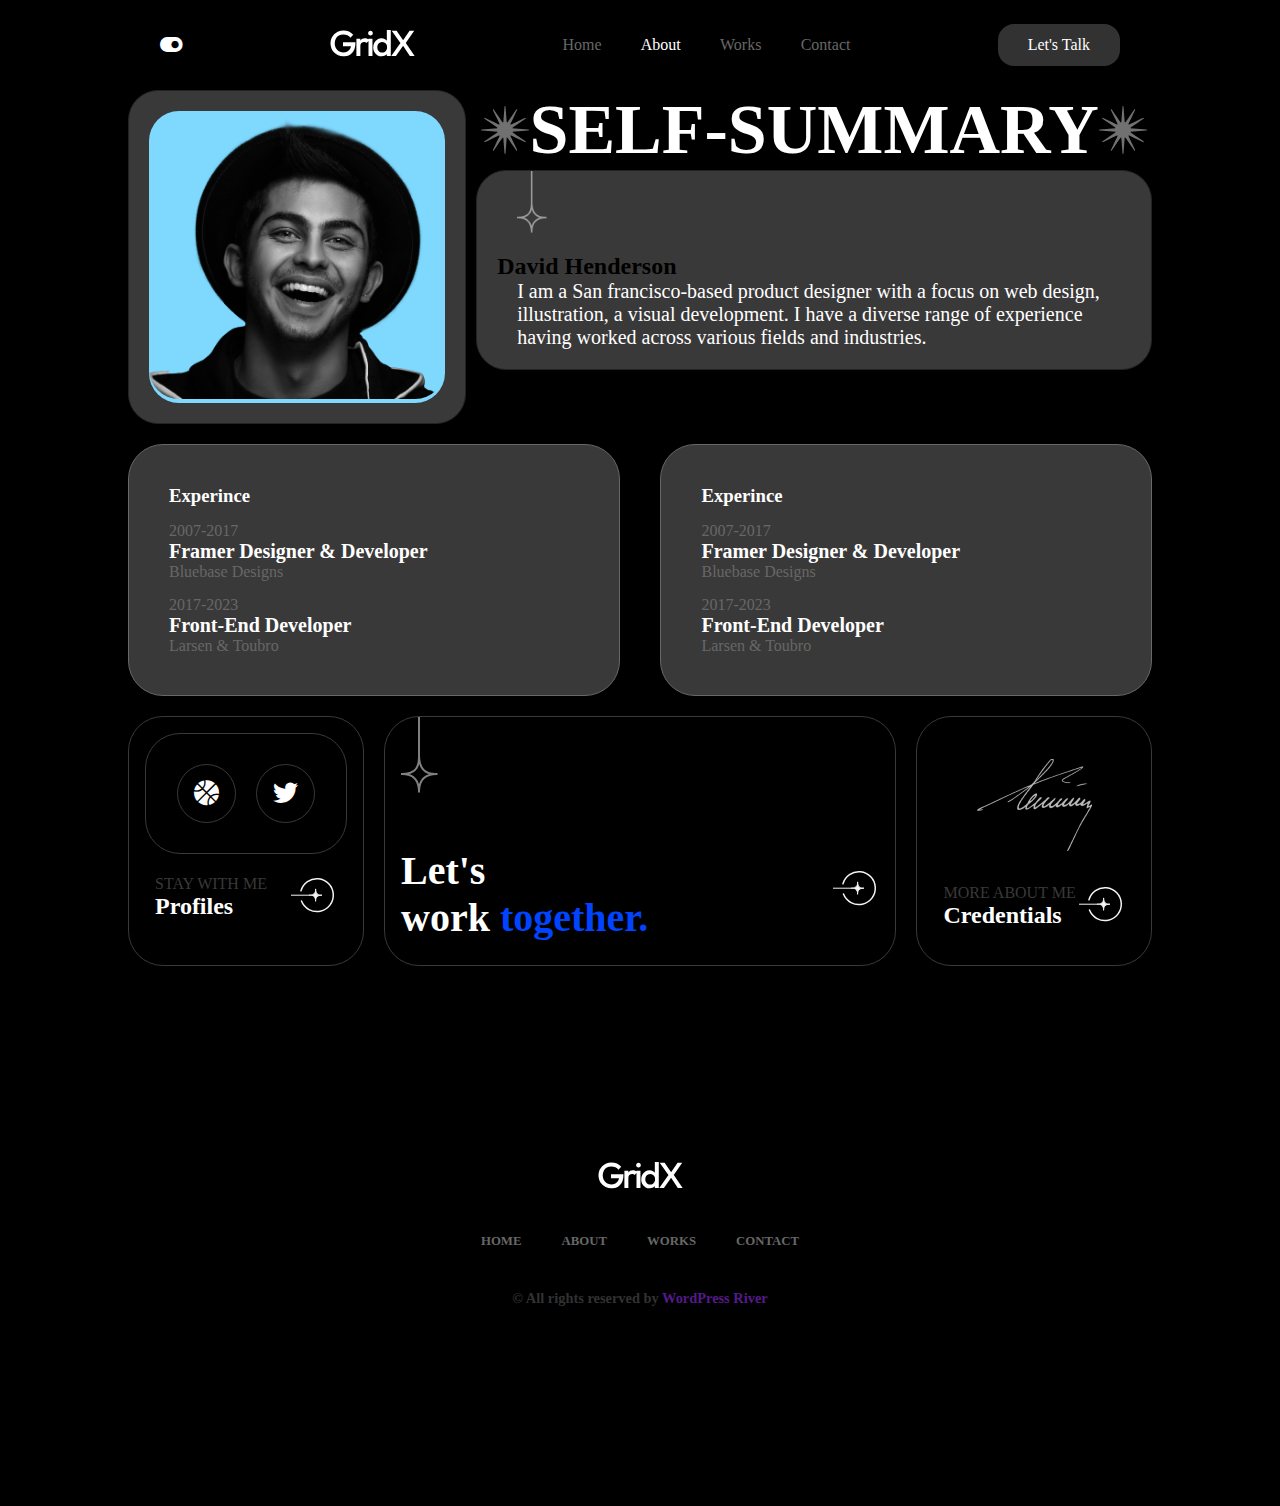
<file: site/index.html>
<!DOCTYPE html>
<html lang="en">

<head>
    <meta charset="UTF-8">
    <meta http-equiv="X-UA-Compatible" content="IE=edge">
    <meta name="viewport" content="width=device-width, initial-scale=1.0">
    <title>Document</title>
    <link rel="stylesheet" href="./index.css">
    <link rel="stylesheet" href="https://cdnjs.cloudflare.com/ajax/libs/font-awesome/6.4.0/css/all.min.css">
</head>

<body>
    <header>
        <div class="miniCon">
          <div class="lightmode">  <i class="fa-solid fa-toggle-on"></i></div>
            <a href="" class="logo"><img src="./foto/logo.svg" alt=""></a>
            <nav>
                <ul>
                    <li><a href="">Home</a></li>
                    <li><a class='active' href="./index.html">About</a></li>
                    <li><a href="./work.html">Works</a></li>
                    <li><a href="contact">Contact</a></li>
                </ul>
            </nav>
            <a href="" class="btn">Let's Talk</a>
        </div>
    </header>
    <section>
        <div class="container">
            <div class="innerabout">
                <div class="childAboutone">
                    <div class="boxone">
                        <div class="blue">
                            <img src="./foto/me2.png" alt="">
                        </div>
                    </div>
                </div>
                <div class="childAboutTwo">
                    <h1>
                        <img src="./foto/star-2.png" alt="">
                        Self-Summary
                        <img src="./foto/star-2.png" alt="">
                    </h1>
                    <div class="boxtwo">
                        <img src="./foto/icon2.png" alt="">
                        <h2>David Henderson</h2>
                        <p>I am a San francisco-based product designer with a focus on web design, illustration, a
                            visual development. I have a diverse range of experience having worked across various fields
                            and industries.</p>
                    </div>
                </div>



            </div>
            <div class="innerAboutTwo">
                <div class="child">
                    <h3>Experince</h3>
                    <ul>
                        <li class="">
                            <p class="date">2007-2017</p>
                            <h2>Framer Designer & Developer</h2>
                            <p class="type">Bluebase Designs</p>
                        </li>
                        <li class="">
                            <p class="date">2017-2023</p>
                            <h2>Front-End Developer</h2>
                            <p class="type">Larsen & Toubro</p>
                        </li>
                    </ul>
                </div>
                <div class="child">
                    <h3>Experince</h3>
                    <ul>
                        <li class="">
                            <p class="date">2007-2017</p>
                            <h2>Framer Designer & Developer</h2>
                            <p class="type">Bluebase Designs</p>
                        </li>
                        <li class="">
                            <p class="date">2017-2023</p>
                            <h2>Front-End Developer</h2>
                            <p class="type">Larsen & Toubro</p>
                        </li>
                    </ul>
                </div>
            </div>
            <div class="innerAboutTres">
                <div class="children1">
                    <div class="icons">
                        <a href="" class="icon"><i class="fa-solid fa-basketball"></i></a>
                        <a href="" class="icon"><i class="fa-brands fa-twitter"></i></a>

                    </div>
                    <div class="info">
                        <div class="text">
                            <p>STAY WITH ME</p>
                            <h2>Profiles</h2>

                        </div>
                        <a href="" class="project">
                            <img src="./foto/icon.svg" alt="">
                        </a>
                    </div>

                </div>
                <div class="children2">
                    <img src="./foto/icon2.png" alt="">
                    <div class="yazi">
                        <h4>
                            Let's
                            <br>
                            work
                            <span>together.</span>
                        </h4>
                        <a href="" class="project">
                            <img src="./foto/icon.svg" alt="">
                        </a>
                    </div>

                </div>


                <div class="children1">
                    <img src="./foto/sign.png" alt="">
                    <div class="info">
                        <div class="text">
                            <p>MORE ABOUT ME</p>
                            <h2>Credentials</h2>

                        </div>
                        <a href="" class="project">
                            <img src="./foto/icon.svg" alt="">
                        </a>
                    </div>
                </div>

            </div>






    </section>
    <footer>
        <a href="" class="logo"><img src="./foto/logo.svg" alt=""></a>
        <div class="menu"> <nav class="nav1"> <ul>
            <li><a href="index.html" target="_self">HOME</a></li>
            <li><a href="./about.html" target="_self">ABOUT</a></li>
            <li><a href="./works.html" target="_self">WORKS</a></li>
            <li><a href="./contact.html" target="_self">CONTACT</a></li>
        </ul></nav></div>
        <div class="texts"><h2>© All rights reserved by <a href="">WordPress River</a></h2> </div>
        </footer>
</body>

</html>
</file>
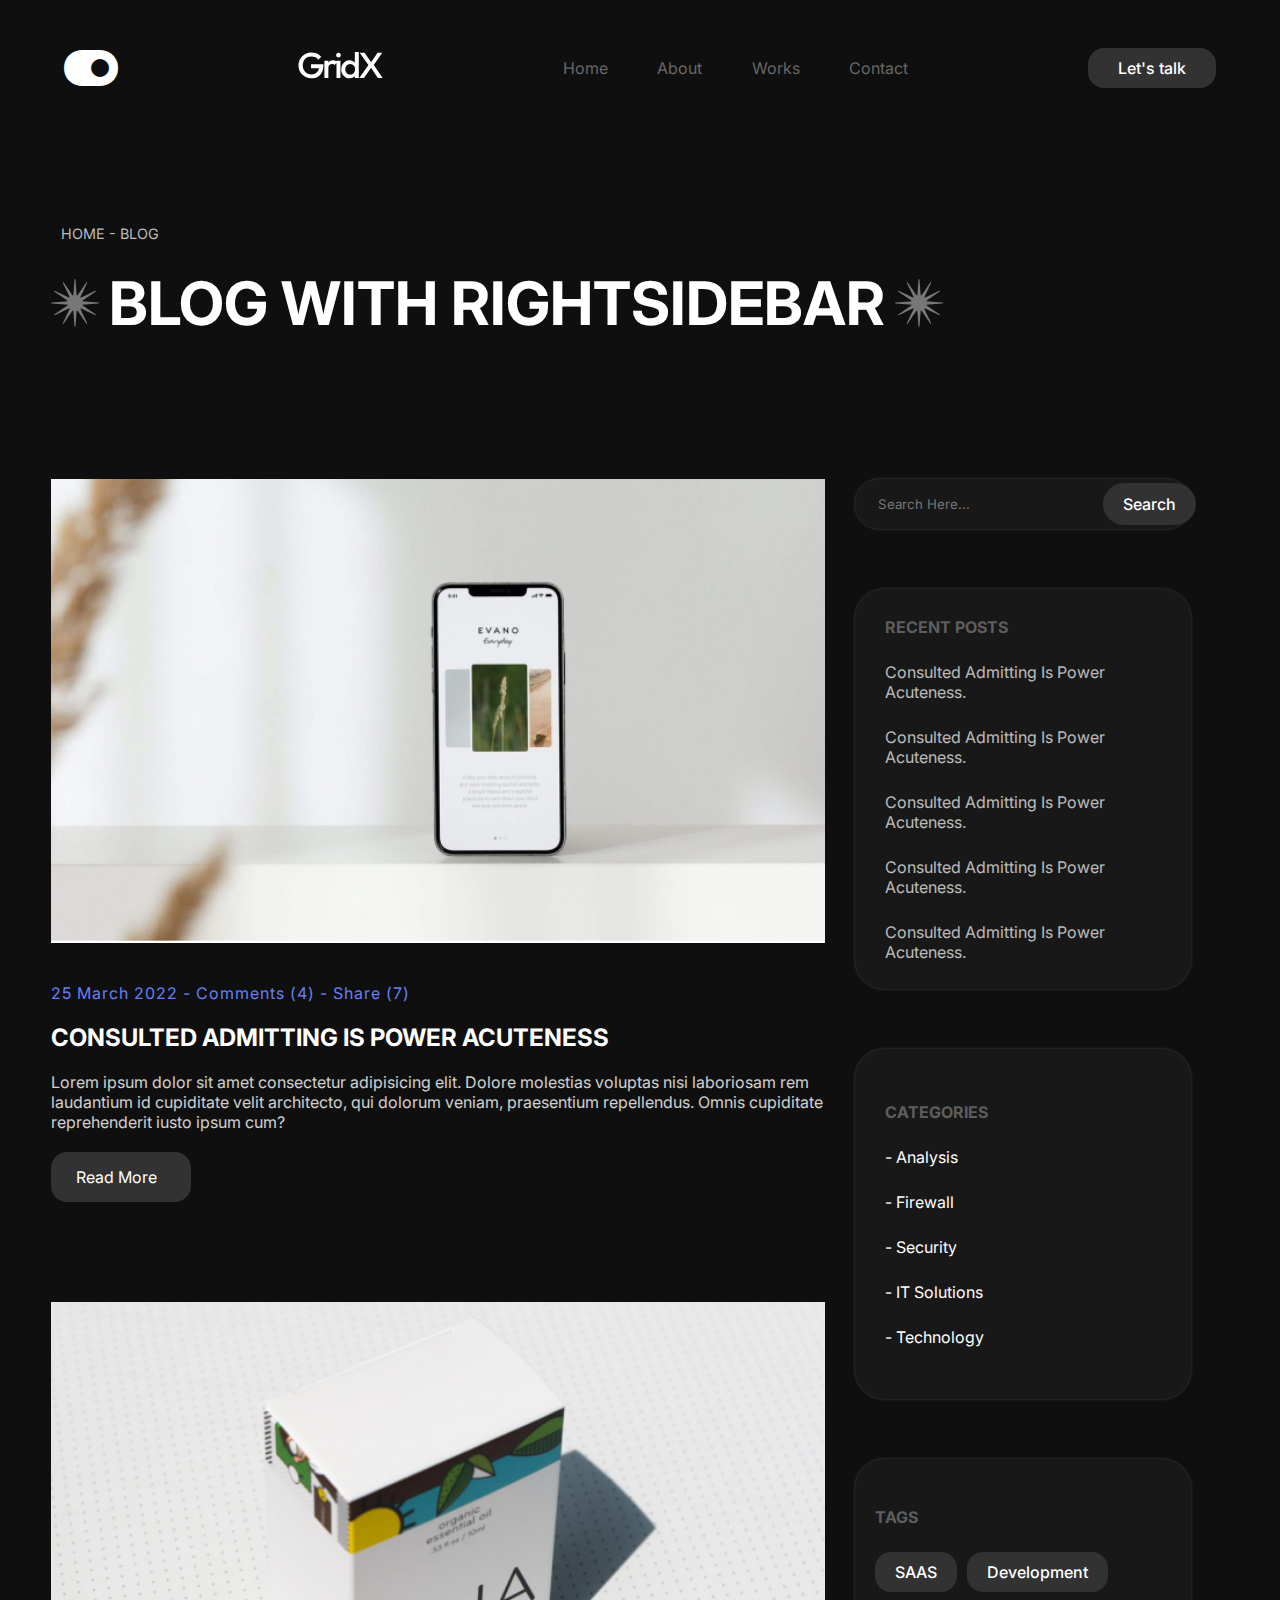
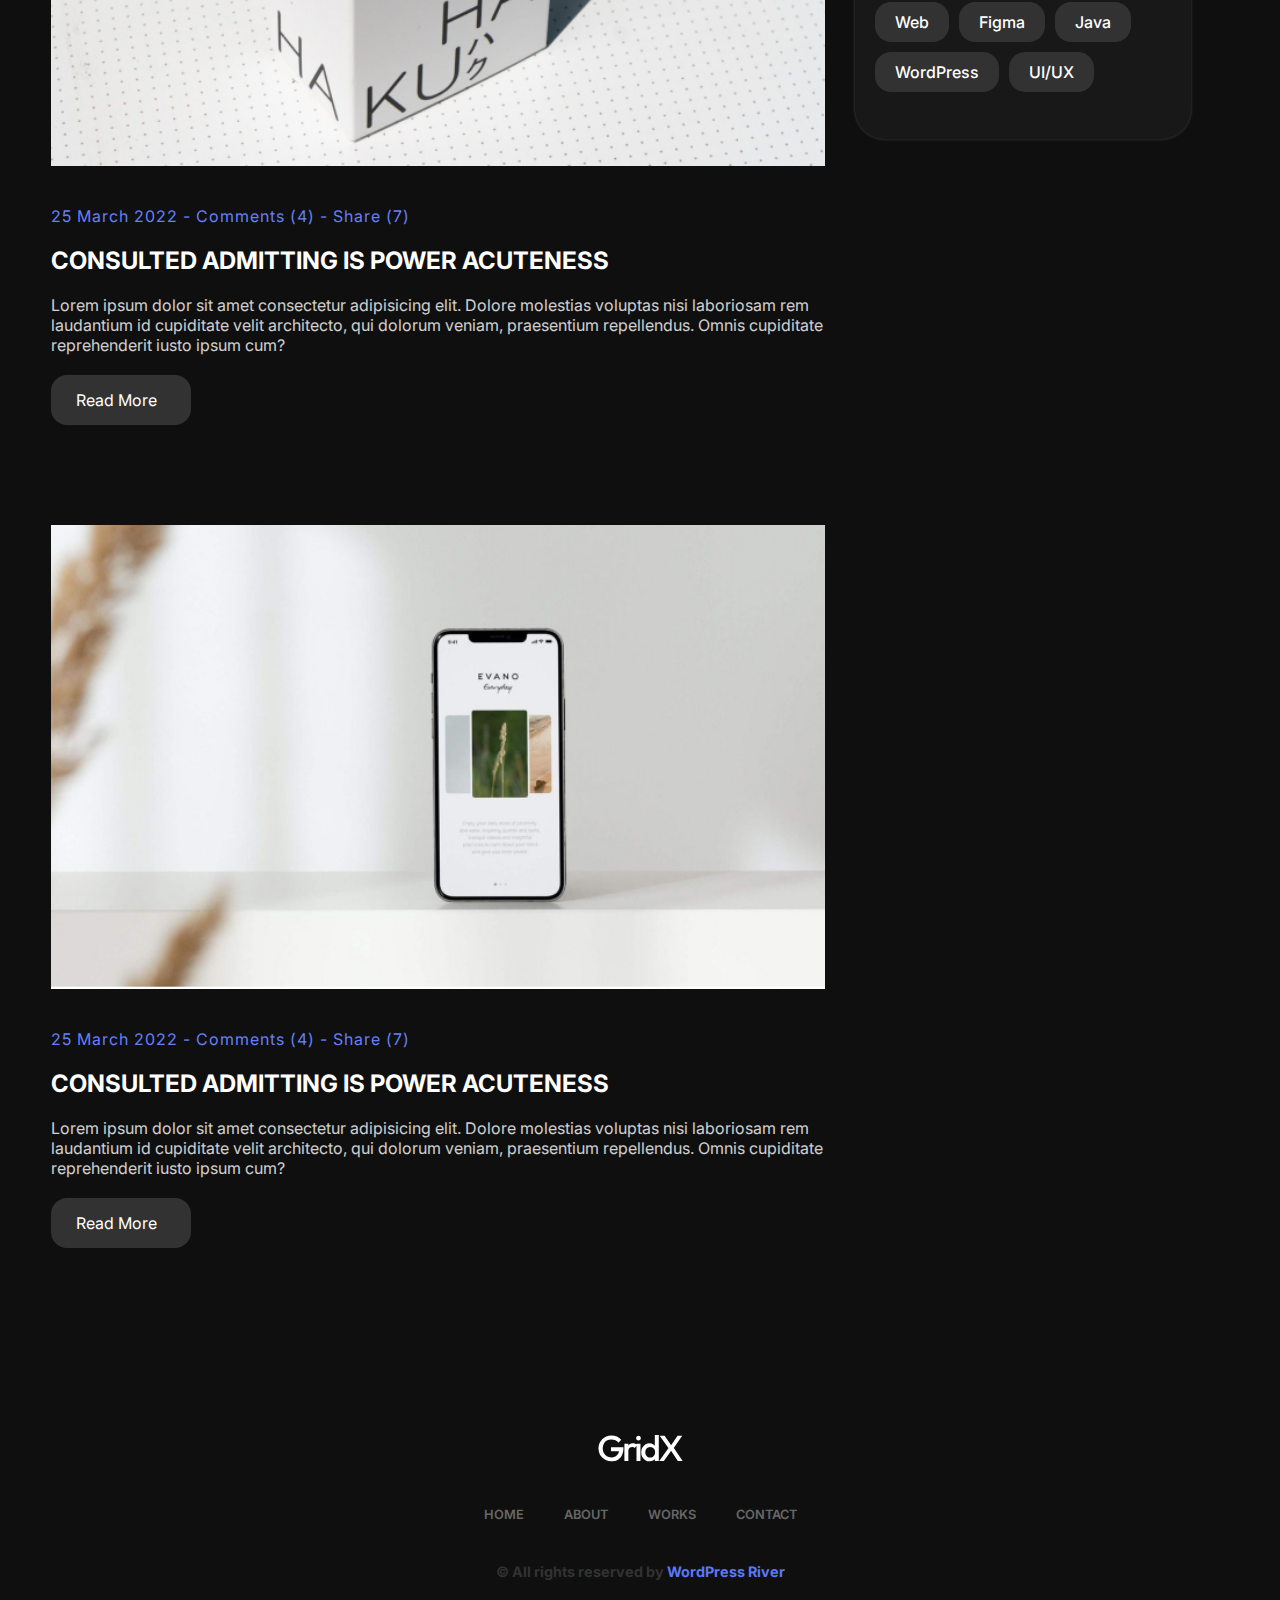
<file: blog.html>
<!DOCTYPE html>
<html lang="en">

<head>
    <meta charset="UTF-8">
    <meta http-equiv="X-UA-Compatible" content="IE=edge">
    <meta name="viewport" content="width=device-width, initial-scale=1.0">
    <title>Home</title>
    <link rel="stylesheet"
        href="https://fonts.googleapis.com/css2?family=Material+Symbols+Rounded:opsz,wght,FILL,GRAD@20..48,100..700,0..1,-50..200" />
    <link rel="stylesheet"
        href="https://fonts.googleapis.com/css2?family=Material+Symbols+Outlined:opsz,wght,FILL,GRAD@20..48,100..700,0..1,-50..200" />
    <link rel="stylesheet" href="https://cdnjs.cloudflare.com/ajax/libs/font-awesome/6.4.0/css/all.min.css">
    <link rel="stylesheet" href="./css/blog.css">
</head>

<body>
    <header>
        <div class="miniCon">
            <i class="fa-solid fa-toggle-on mode"></i>
            <a href="" class="logo"><img class="images1" src="./images/logo.svg" alt=""></a>
            <nav>
                <ul>
                    <li><a  href="index.html" target="_self">Home</a></li>
                    <li><a href="./about.html" target="_self">About</a></li>
                    <li><a href="./works.html" target="_self">Works</a></li>
                    <li><a href="./contact.html" target="_self">Contact</a></li>
                </ul>
            </nav>
            <a href="" class="btn">Let's talk</a>
            <a href="" class="bars"><span class="material-symbols-rounded menubars">
                    menu
                </span></a>
        </div>
    </header>
    <div class="container">
        <div class="top">
            <h3>HOME - BLOG</h3>
            <div class="outside"><img class="images2" src="./images/star.png" alt="">
                <h2>BLOG WITH RIGHTSIDEBAR</h2><img class="images2" src="./images/star.png" alt="">
            </div>
        </div>
        <div class="bottom">
            <div class="left">
                <div class="first"><img src="./images/blog1.jpeg" alt="" class="img2">
                    <h4>25 March 2022 - Comments (4) - Share (7)</h4>
                    <h2>CONSULTED ADMITTING IS POWER ACUTENESS</h2>
                    <p>Lorem ipsum dolor sit amet consectetur adipisicing elit. Dolore molestias voluptas nisi
                        laboriosam rem laudantium id cupiditate velit architecto, qui dolorum veniam, praesentium
                        repellendus. Omnis cupiditate reprehenderit iusto ipsum cum?</p> <a href=""
                        class="readmore">Read More</a>
                </div>
                <div class="first"><img src="./images/blog2.jpeg" alt="" class="img2">
                    <h4>25 March 2022 - Comments (4) - Share (7)</h4>
                    <h2>CONSULTED ADMITTING IS POWER ACUTENESS</h2>
                    <p>Lorem ipsum dolor sit amet consectetur adipisicing elit. Dolore molestias voluptas nisi
                        laboriosam rem laudantium id cupiditate velit architecto, qui dolorum veniam, praesentium
                        repellendus. Omnis cupiditate reprehenderit iusto ipsum cum?</p> <a href=""
                        class="readmore">Read More</a>
                </div>
                <div class="first"><img src="./images/blog1.jpeg" alt="" class="img2">
                    <h4>25 March 2022 - Comments (4) - Share (7)</h4>
                    <h2>CONSULTED ADMITTING IS POWER ACUTENESS</h2>
                    <p>Lorem ipsum dolor sit amet consectetur adipisicing elit. Dolore molestias voluptas nisi
                        laboriosam rem laudantium id cupiditate velit architecto, qui dolorum veniam, praesentium
                        repellendus. Omnis cupiditate reprehenderit iusto ipsum cum?</p> <a href=""
                        class="readmore">Read More</a>
                </div>
            </div>
            <div class="right">
                <form action="">
                    <input type="text" placeholder="Search Here...">
                    <button>Search</button>
                </form>
                <div class="recent">
                    <h2 class="h2s">RECENT POSTS</h2>
                    <p>Consulted Admitting Is Power Acuteness.</p>
                    <p>Consulted Admitting Is Power Acuteness.</p>
                    <p>Consulted Admitting Is Power Acuteness.</p>
                    <p>Consulted Admitting Is Power Acuteness.</p>
                    <p>Consulted Admitting Is Power Acuteness.</p>
                </div>
                <div class="categories">
                    <h2 class="h2s">CATEGORIES</h2>
                    <a  class="cata" href="">- Analysis</a><a  class="cata" href="">- Firewall</a><a  class="cata" href="">- Security</a><a  class="cata" href="">- IT Solutions</a><a  class="cata" href="">- Technology</a>
                </div>
                <div class="tagdiv">
                    <h2 class="h2s">TAGS</h2>
                   <div class="tags">
                    <a href="" class="tag">SAAS</a><a href="" class="tag">Development</a><a href="" class="tag">Web</a><a href="" class="tag">Figma</a><a href="" class="tag">Java</a><a href="" class="tag">WordPress</a><a href="" class="tag">UI/UX</a>
                </div> 
                </div>
                
            </div>
        </div>
    </div>



    <footer>
        <a href="" class="logo"><img class="images1" src="./images/logo.svg" alt=""></a>
        <div class="menu">
            <nav class="nav1">
                <ul>
                    <li><a href="index.html" target="_self">HOME</a></li>
                    <li><a href="./about.html" target="_self">ABOUT</a></li>
                    <li><a href="./works.html" target="_self">WORKS</a></li>
                    <li><a href="./contact.html" target="_self">CONTACT</a></li>
                </ul>
            </nav>
        </div>
        <div class="texts">
            <h2 class="texth2">© All rights reserved by <span class="river">WordPress River</span></h2>
        </div>
    </footer>



    <script src="https://cdnjs.cloudflare.com/ajax/libs/jquery/3.7.0/jquery.min.js"></script>
    <script src="./js/blog.js"></script>
</body>

</html>
</file>
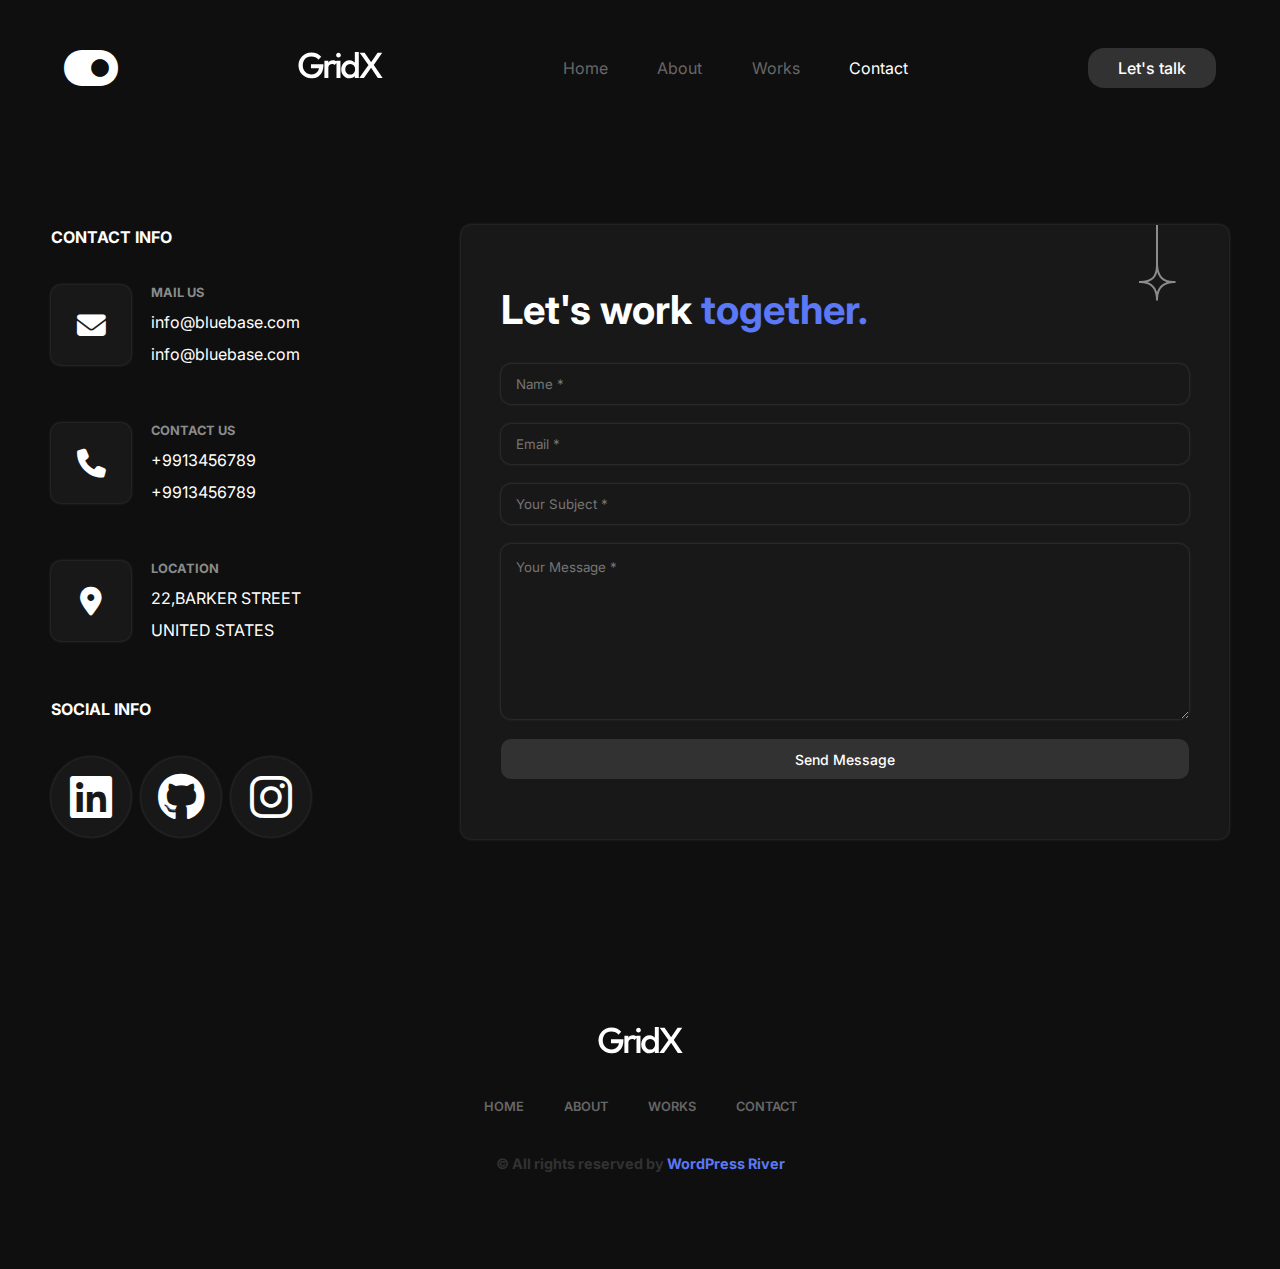
<file: contact.html>
<!DOCTYPE html>
<html lang="en">

<head>
    <meta charset="UTF-8">
    <meta http-equiv="X-UA-Compatible" content="IE=edge">
    <meta name="viewport" content="width=device-width, initial-scale=1.0">
    <title>Contact</title>
    <link rel="stylesheet"
        href="https://fonts.googleapis.com/css2?family=Material+Symbols+Rounded:opsz,wght,FILL,GRAD@20..48,100..700,0..1,-50..200" />
    <link rel="stylesheet"
        href="https://fonts.googleapis.com/css2?family=Material+Symbols+Outlined:opsz,wght,FILL,GRAD@20..48,100..700,0..1,-50..200" />
    <link rel="stylesheet" href="https://cdnjs.cloudflare.com/ajax/libs/font-awesome/6.4.0/css/all.min.css">
    <link rel="stylesheet" href="./css/contact.css">
</head>

<body>
    <header>
        <div class="miniCon">
            <i class="fa-solid fa-toggle-on mode"></i>
            <a href="" class="logo"><img class="images1" src="./images/logo.svg" alt=""></a>
            <nav>
                <ul>
                    <li><a href="index.html" target="_self">Home</a></li>
                    <li><a href="./about.html" target="_self">About</a></li>
                    <li><a href="./works.html" target="_self">Works</a></li>
                    <li><a class='active' href="./contact.html" target="_self">Contact</a></li>
                </ul>
            </nav>
            <a href="" class="btn">Let's talk</a>
            <a href="" class="bars"><span class="material-symbols-rounded menubars">
                    menu
                </span></a>
        </div>
    </header>
    <div class="container">
        <div class="left">
            <h1>CONTACT INFO</h1>
            <div class="sections">
                <div class="icon"><i class="fa-solid fa-envelope i1"></i></div>
                <div class="text">
                    <h2>MAIL US</h2>
                    <a class="info" href="mailto:info@bluebase.com">info@bluebase.com</a> 
                    <a class="info" href="mailto:info@bluebase.com">info@bluebase.com</a> 
                </div>
            </div>
            <div class="sections">
                <div class="icon"><i class="fa-solid fa-phone i1"></i></div>
            <div class="text">
                <h2>CONTACT US</h2>
                <a class="info" href="tel:+9913456789">+9913456789</a>
                <a class="info" href="tel:+9913456789">+9913456789</a>
            </div></div>
            <div class="sections">
                <div class="icon"><i class="fa-solid fa-location-dot i1"></i></div>
                <div class="text">
                    <h2>LOCATION</h2>
                    <p class="info" >22,BARKER STREET</p>
                    <p class="info" >UNITED STATES</p>
                </div>
            </div>
            <h3>SOCIAL INFO</h3>
            <div class="social">
                <a href="" target="_blank"><i class="fa-brands fa-linkedin"></i></a>
                <a href="" target="_blank"><i class="fa-brands fa-github"></i></a>
                <a href="" target="_blank"><i class="fa-brands fa-instagram"></i></a>
            </div>
        </div>
        <div class="right">
            <h4>Let's work <span class="together">together.</span> </h4>
            <form action="">
                <input type="text" placeholder="Name *">
                <input type="email" placeholder="Email *">
                <input type="text" placeholder="Your Subject *">
                <textarea name="" id="" cols="80" rows="10" placeholder="Your Message *"></textarea>
                <button>Send Message</button>
            </form>
            <div class="pic"><img src="./images/icon2.png" alt="" class="decor"></div>
        </div>
        
    </div>




    <footer>
        <a href="" class="logo"><img class="images1" src="./images/logo.svg" alt=""></a>
        <div class="menu">
            <nav class="nav1">
                <ul>
                    <li><a href="index.html" target="_self">HOME</a></li>
                    <li><a href="./about.html" target="_self">ABOUT</a></li>
                    <li><a href="./works.html" target="_self">WORKS</a></li>
                    <li><a href="./contact.html" target="_self">CONTACT</a></li>
                </ul>
            </nav>
        </div>
        <div class="texts">
            <h2>© All rights reserved by <span class="river">WordPress River</span></h2>
        </div>
    </footer>


    <script src="https://cdnjs.cloudflare.com/ajax/libs/jquery/3.7.0/jquery.min.js"></script>
    <script src="./js/contact.js"></script>
</body>

</html>
</file>
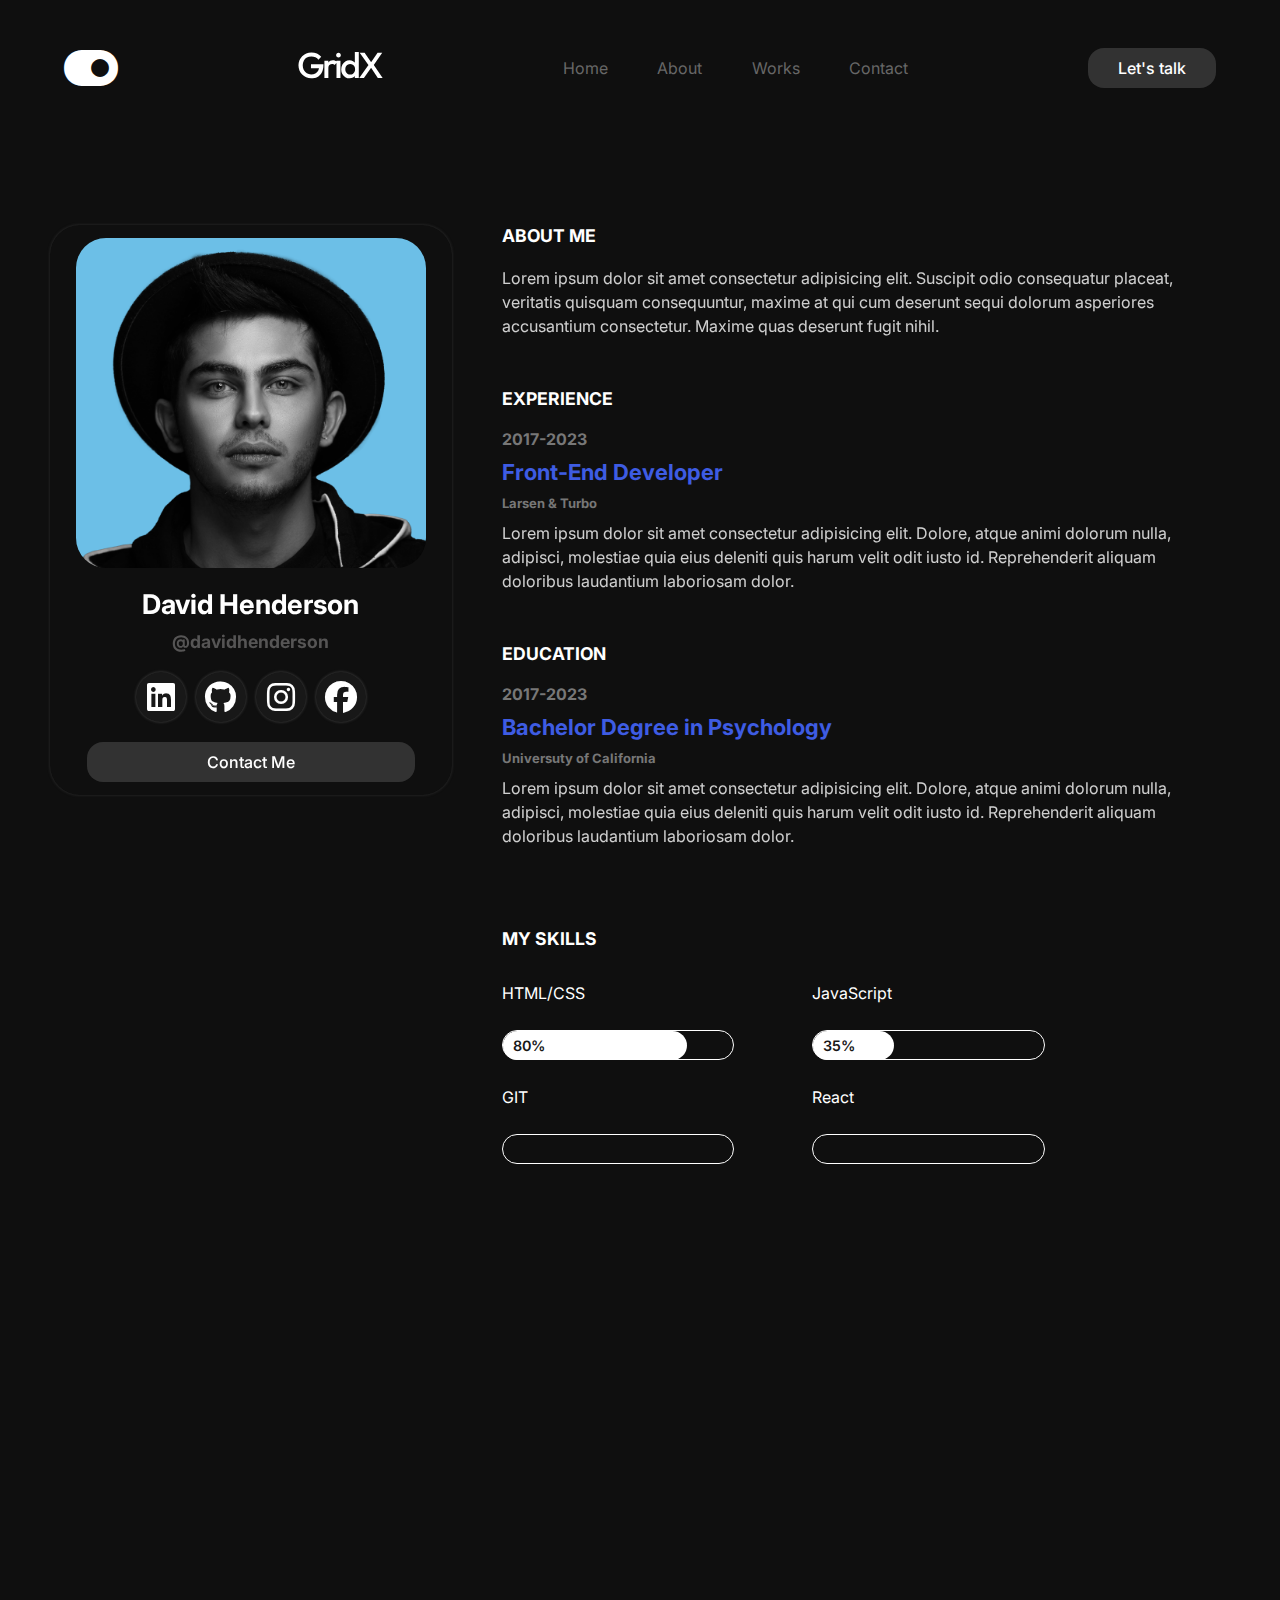
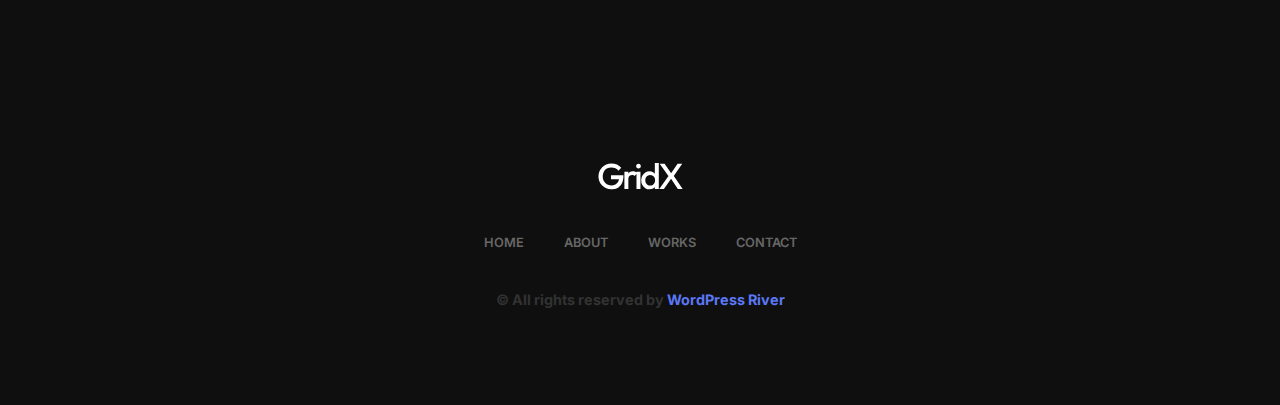
<file: moreaboutme.html>
<!DOCTYPE html>
<html lang="en">

<head>
    <meta charset="UTF-8">
    <meta http-equiv="X-UA-Compatible" content="IE=edge">
    <meta name="viewport" content="width=device-width, initial-scale=1.0">
    <title>More About Me</title>
    <link rel="stylesheet"
        href="https://fonts.googleapis.com/css2?family=Material+Symbols+Rounded:opsz,wght,FILL,GRAD@20..48,100..700,0..1,-50..200" />
    <link rel="stylesheet"
        href="https://fonts.googleapis.com/css2?family=Material+Symbols+Outlined:opsz,wght,FILL,GRAD@20..48,100..700,0..1,-50..200" />
    <link rel="stylesheet" href="https://cdnjs.cloudflare.com/ajax/libs/font-awesome/6.4.0/css/all.min.css">
    <link rel="stylesheet" href="./css/moreaboutme.css">
</head>

<body>
    <header>
        <div class="miniCon">
            <i class="fa-solid fa-toggle-on mode"></i>
            <a href="" class="logo"><img class="images1" src="./images/logo.svg" alt=""></a>
            <nav>
                <ul>
                    <li><a href="index.html" target="_self">Home</a></li>
                    <li><a href="./about.html" target="_self">About</a></li>
                    <li><a href="./works.html" target="_self">Works</a></li>
                    <li><a href="./contact.html" target="_self">Contact</a></li>
                </ul>
            </nav>
            <a href="" class="btn">Let's talk</a>
            <a href="" class="bars"><span class="material-symbols-rounded menubars">
                    menu
                </span></a>
        </div>
    </header>

    <div class="container">
        <div class="left">
            <div class="inside">
                <div class="img1"></div>
                <div class="text">
                    <h4>David Henderson</h4>
                    <h3 class="h31">@davidhenderson</h3>
                 </div>
                    <div class="social">
                        <a href="" target="_blank"><i class="fa-brands fa-linkedin"></i></a>
                        <a href="" target="_blank"><i class="fa-brands fa-github"></i></a>
                        <a href="" target="_blank"><i class="fa-brands fa-instagram"></i></a>
                        <a href="" target="_blank"><i class="fa-brands fa-facebook"></i></a>
                    </div>
                    <a href="./contact.html" class="contactbtn">Contact Me</a>
               
            </div>

        </div>

        <div class="right">
            <div class=" text0">
                <h2>ABOUT ME</h2>
                <p>Lorem ipsum dolor sit amet consectetur adipisicing elit. Suscipit odio consequatur placeat, veritatis
                    quisquam consequuntur, maxime at qui cum deserunt sequi dolorum asperiores accusantium consectetur.
                    Maxime quas deserunt fugit nihil.</p>
            </div>
            <div class="text0">
                <h2>EXPERIENCE</h2>
                <div class="text1">
                <h5>2017-2023</h5>
                <h3>Front-End Developer</h3>
                <h6>Larsen & Turbo</h6>
                <p>Lorem ipsum dolor sit amet consectetur adipisicing elit. Dolore, atque animi dolorum nulla, adipisci,
                    molestiae quia eius deleniti quis harum velit odit iusto id. Reprehenderit aliquam doloribus
                    laudantium
                    laboriosam dolor.</p>
                </div>
               
            </div>
            <div class="text0">
                <h2>EDUCATION</h2>
                <div class="text1">  
                <h5>2017-2023</h5>
                <h3>Bachelor Degree in Psychology</h3>
                <h6>Universuty of California</h6>
                <p>Lorem ipsum dolor sit amet consectetur adipisicing elit. Dolore, atque animi dolorum nulla, adipisci,
                    molestiae quia eius deleniti quis harum velit odit iusto id. Reprehenderit aliquam doloribus
                    laudantium
                    laboriosam dolor.</p></div>
               
            </div>
            <div class="skills">
                <h2>MY SKILLS</h2>
                <div class="skill">
                    <div class="lefts">
                        <p>HTML/CSS</p>
                        <div class="myProgress">
                            <div id="myBar1">80%</div>
                        </div>
                        <p>GIT</p>
                        <div class="myProgress">
                            <div id="myBar2"></div>
                        </div>
                    </div>
                    <div class="rights">
                        <p>JavaScript</p>
                        <div class="myProgress">
                            <div id="myBar3">35%</div>
                        </div>
                        <p>React</p>
                        <div class="myProgress">
                            <div id="myBar4"></div>
                        </div>
                    </div>
                </div>
            </div>
           
        </div>
    </div>
    </div>
    <footer>
        <a href="" class="logo"><img class="images1" src="./images/logo.svg" alt=""></a>
        <div class="menu">
            <nav class="nav1">
                <ul>
                    <li><a href="index.html" target="_self">HOME</a></li>
                    <li><a href="./about.html" target="_self">ABOUT</a></li>
                    <li><a href="./works.html" target="_self">WORKS</a></li>
                    <li><a href="./contact.html" target="_self">CONTACT</a></li>
                </ul>
            </nav>
        </div>
        <div class="texts">
            <h2>© All rights reserved by <span class="river">WordPress River</span></h2>
        </div>
    </footer>


    <script src="https://cdnjs.cloudflare.com/ajax/libs/jquery/3.7.0/jquery.min.js"></script>
    <script src="./js/moreaboutme.js"></script>
</body>

</html>
</file>
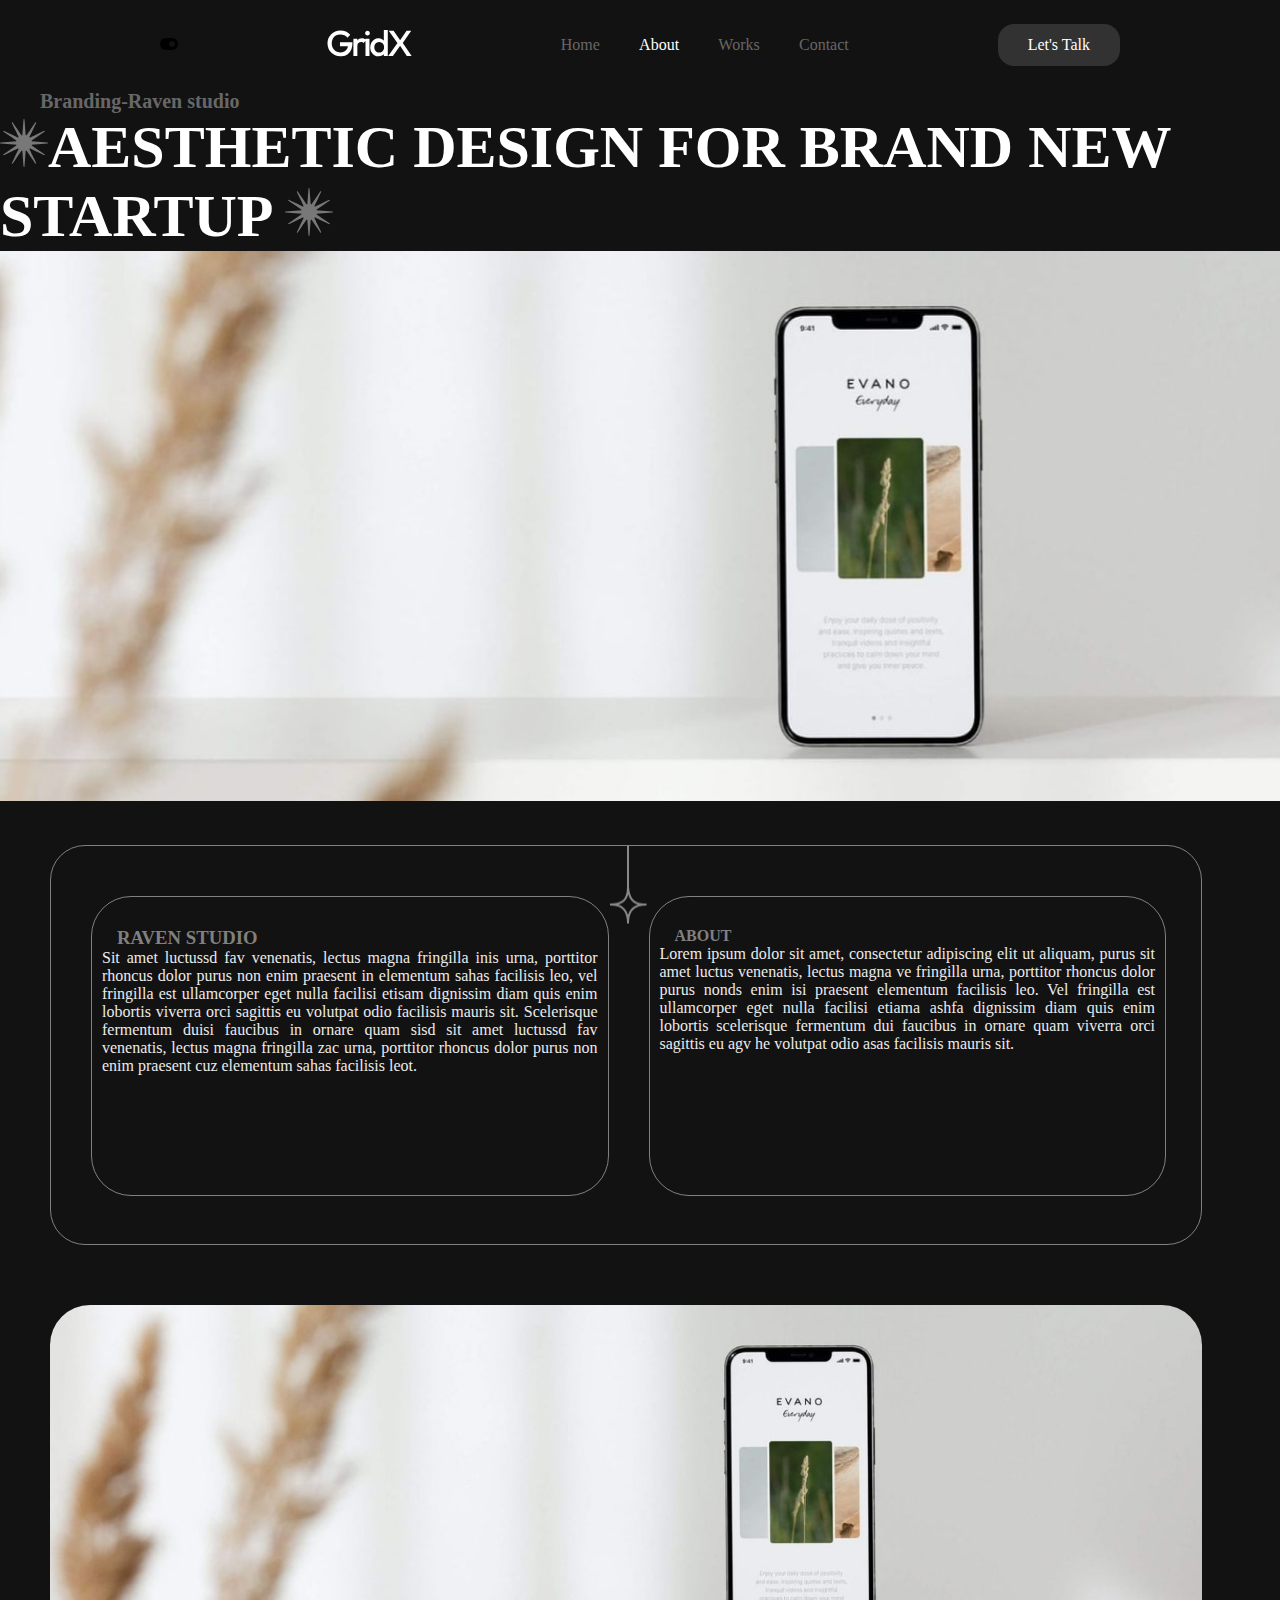
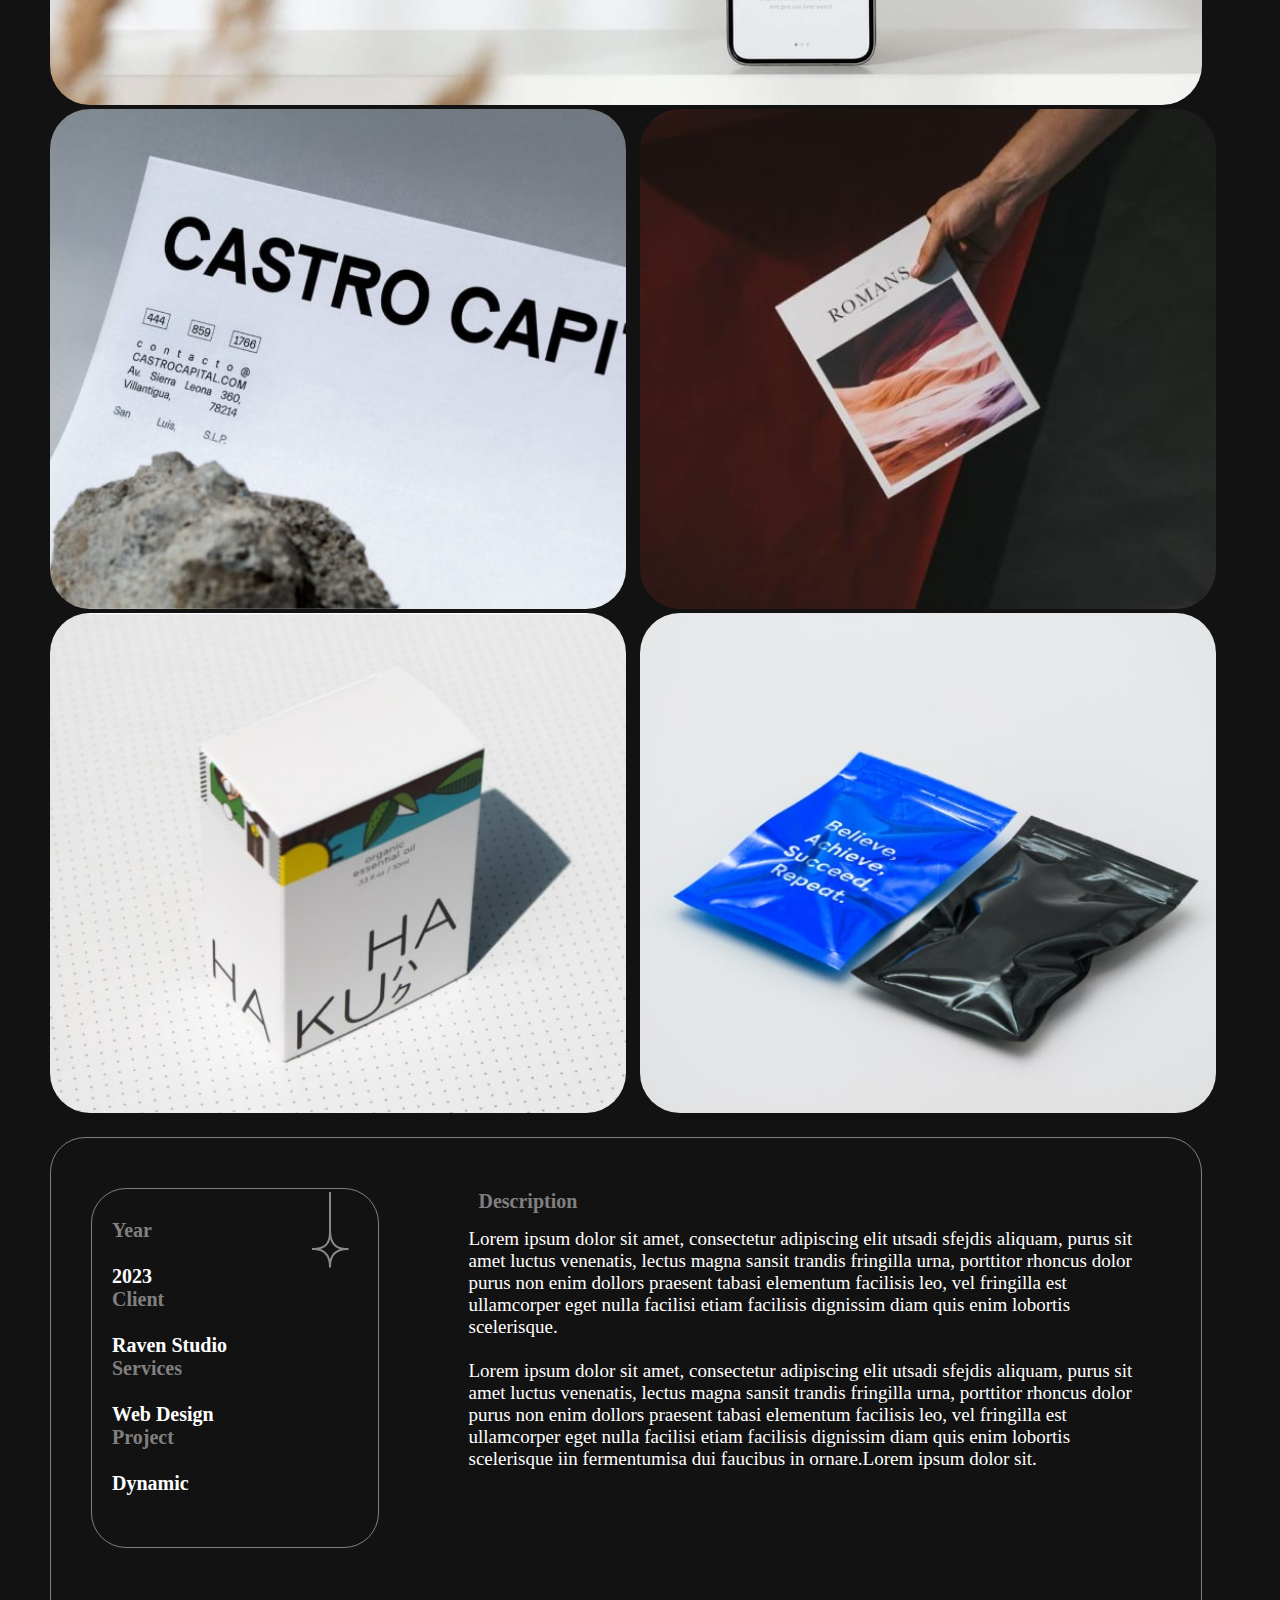
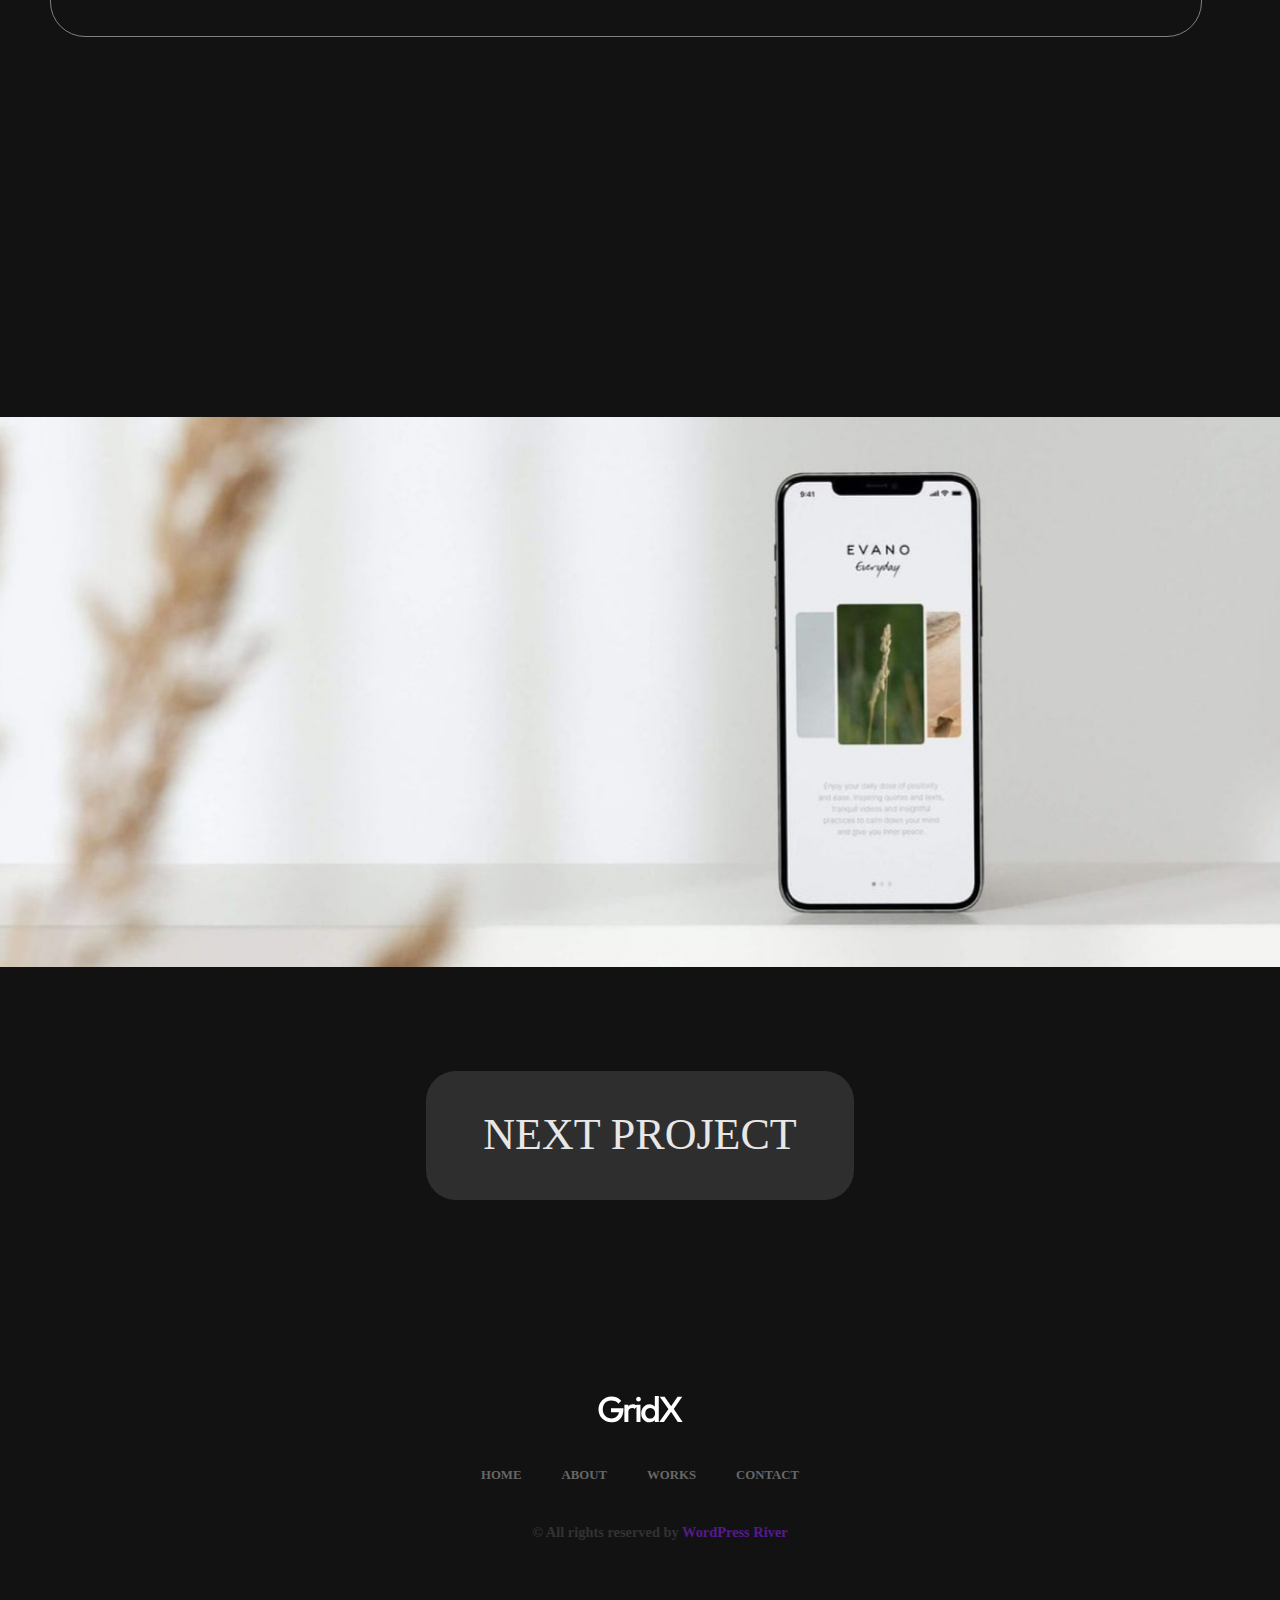
<file: site/work2.html>
<!DOCTYPE html>
<html lang="en">

<head>
    <meta charset="UTF-8">
    <meta http-equiv="X-UA-Compatible" content="IE=edge">
    <meta name="viewport" content="width=device-width, initial-scale=1.0">
    <title>Document</title>
    <link rel="stylesheet" href="./work2.css">
    <link rel="stylesheet" href="https://cdnjs.cloudflare.com/ajax/libs/font-awesome/6.4.0/css/all.min.css">
</head>

<body>
    <header id="header">
        <div class="miniCon">
            <div class="lightmode">  <i class="fa-solid fa-toggle-on"></i></div>
            <a href="" class="logo"><img src="./foto/logo.svg" alt=""></a>
            <nav>
                <ul>
                    <li><a href="">Home</a></li>
                    <li><a class='active' href="./index.html">About</a></li>
                    <li><a href="./work.html">Works</a></li>
                    <li><a href="contact">Contact</a></li>
                </ul>
            </nav>
            <a href="" class="btn">Let's Talk</a>
        </div>
    </header>
    <section>
        <div class="container">
            <div class="inner">
                <h2>Branding-Raven studio</h2>
                <h1><img src="./foto/star-2.png" alt="">AESTHETIC DESIGN FOR BRAND
                    NEW STARTUP <img src="./foto/star-2.png" alt=""></h1>
                <img src="./foto/project-dt.jpeg" alt="" class="mobile">

            </div>
            <div class="inner2">
                <div class="childOne">
                    <div class="adultOne">
                        <h3>
                            RAVEN STUDIO
                        </h3>
                        <p class="one">Sit amet luctussd fav venenatis, lectus magna fringilla inis urna, porttitor
                            rhoncus dolor purus non enim praesent in elementum sahas facilisis leo, vel fringilla est
                            ullamcorper eget nulla facilisi etisam dignissim diam quis enim lobortis viverra orci
                            sagittis eu volutpat odio facilisis mauris sit.

                            Scelerisque fermentum duisi faucibus in ornare quam sisd sit amet luctussd fav venenatis,
                            lectus magna fringilla zac urna, porttitor rhoncus dolor purus non enim praesent cuz
                            elementum sahas facilisis leot.</p>
                    </div>

                    <img src="./foto/icon2.png" alt="" class="ulduz">
                    <div class="adultTwo">
                        <h4>ABOUT</h4>
                        <p class="two">Lorem ipsum dolor sit amet, consectetur adipiscing elit ut aliquam, purus sit
                            amet luctus venenatis, lectus magna ve fringilla urna, porttitor rhoncus dolor purus nonds
                            enim isi praesent elementum facilisis leo.

                            Vel fringilla est ullamcorper eget nulla facilisi etiama ashfa dignissim diam quis enim
                            lobortis scelerisque fermentum dui faucibus in ornare quam viverra orci sagittis eu agv he
                            volutpat odio asas facilisis mauris sit.</p>
                    </div>
                </div>
            </div>


            <div class="inner3">
                <img src="./foto/project-dt.jpeg" alt="" class="phone">
                <img src="./foto/project3.jpeg" alt="" class="project3">
                <img src="./foto/project4.jpeg" alt="" class="project4">
                <img src="./foto/project5.jpeg" alt="" class="project5">
                <img src="./foto/project6.jpeg" alt="" class="project6">
            </div>



            <div class="inner4">
                <div class="childTwo">
                <div class="scorpion">
                    <h5> <p class="ad">Year</p> 
                        <br> 
                  <span class="yazi"> 2023</span>     
                        <br>

                     <p class="ad">Client</p>
                     <br>   
                        
                  <span class="yazi">Raven Studio</span>      
                        <br>
                    <p class="ad">Services</p>  
                     <br> 
                        
                    <span class="yazi">Web Design</span>    
                        <br>
                    <p class="ad">Project</p>  
                    <br>
                        
                      <span class="yazi">Dynamic</span>  </h5>
                    <img src="./foto/icon2.png" alt="" class="isiq">
                </div>
                <div class="sub-zero">
                    <h6>Description</h6>
                    <p class="lorem">Lorem ipsum dolor sit amet, consectetur adipiscing elit utsadi sfejdis aliquam, purus sit amet luctus venenatis, lectus magna sansit trandis fringilla urna, porttitor rhoncus dolor purus non enim dollors praesent tabasi elementum facilisis leo, vel fringilla est ullamcorper eget nulla facilisi etiam facilisis dignissim diam quis enim lobortis scelerisque.
                        <br>
                    <br>    Lorem ipsum dolor sit amet, consectetur adipiscing elit utsadi sfejdis aliquam, purus sit amet luctus venenatis, lectus magna sansit trandis fringilla urna, porttitor rhoncus dolor purus non enim dollors praesent tabasi elementum facilisis leo, vel fringilla est ullamcorper eget nulla facilisi etiam facilisis dignissim diam quis enim lobortis scelerisque iin fermentumisa dui faucibus in ornare.Lorem ipsum dolor sit.</p>
                </div>
            </div>
            </div>
            
            <div class="inner5">

                <img src="./foto/project-dt.jpeg" alt="" class="mobile">
            </div>
            <!-- <div class="tech">
              <div class="button"><button>NEXT PROJECT</button></div>  
            </div> -->
            <div class="tech">
                <a href="#header">NEXT PROJECT</a>
            </div>



        </div>
















    </section>
    <footer>
        <a href="" class="logo"><img src="./foto/logo.svg" alt=""></a>
        <div class="menu"> <nav class="nav1"> <ul>
            <li><a href="index.html" target="_self">HOME</a></li>
            <li><a href="./about.html" target="_self">ABOUT</a></li>
            <li><a href="./works.html" target="_self">WORKS</a></li>
            <li><a href="./contact.html" target="_self">CONTACT</a></li>
        </ul></nav></div>
        <div class="texts"><h2>© All rights reserved by <a href="">WordPress River</a></h2> </div>
        </footer>


</body>

</html>
</file>
<file: site/index.css>
*{
    margin: 0;
    padding: 0;
    box-sizing: border-box
}
body{
    background-color: black;
}
header{

    padding: 10px 0;
}
.btn:hover{
    background-color: #fff;
    color: #000;
}
.miniCon{
    width: 75%;
    margin: 0 auto;
    display: flex;
    align-items: center;
    justify-content: space-between;
}
nav{
    width: 30%;

}
.logo{
    font-family:  Arial, Helvetica, sans-serif;
}
ul{
    display: flex;
    align-items: center;
    justify-content: space-between;
}
a{
    text-decoration: none;
}
nav ul li {
    list-style: none;
}
nav ul li a{
    font-size: 16px;
    color: #676767;
    transition: .3s;
    display: block;
    padding: 26px 0px;
    
}
.active{
    color: white;
}
nav ul li a:hover{
    color: white;
}
.lightmode{
    color: #fff;
    font-size: 20px;
}
.btn{
    background-color:#323232;
    color: #fff;
    display: inline-block;
    transition: .3s;
    border-radius: 16px;
    font-size: 16px;
    font-weight: 500;
    padding: 12px 30px;
}
/* section start */
.container{
    width: 80%;
    margin: 0 auto;
}
.innerabout{
    display: flex;
    justify-content: space-between;

    
}
.childAboutone{
    width: 33%;
}
.childAboutTwo{
    width: 66%;
}
.boxone{
   
    display: flex;
    flex-direction: column;
    padding: 20px;
    border:1px solid #242323;
    border-radius: 30px;
   
    background-color: #3a3939;
}
.boxone img{
    max-width: 100%;
    border-radius: 30px;
}
.blue{
    background-color: rgb(127, 217, 255);
    border-radius: 30px;
}
h1{
    color: white;
    font-size: 70px;
    display: flex;
    align-items: center;
    justify-content: center;
    text-transform: uppercase;
    

}
.boxtwo{
   
   
    display: flex;
    flex-direction: column;
    padding: 0 20px 20px 20px;
    border:1px solid #242323;
    border-radius: 30px;
    
    background-color: #3a3939;
    
}
.boxtwo img{
    width: 30px;
    margin-left: 20px;
   margin-bottom: 20px;
}
.boxTwo h2{
    margin-left: 20px;
    color: #fff;
    font-size: 40px;
}
.boxtwo p{
    margin-left: 20px;
    color: white;
    font-size: 20px;
}

.innerAboutTwo{
    display: flex;
    justify-content: space-between;
    margin: 20px 0;
}
.child{
    width: 48%;
    padding: 40px;
    border: 1px solid #676767;
    border-radius: 35px;
    background-color: #3a3939;

}
.child ul{
    display: block;
    list-style: none;
}
.child h2{
    font-size: 20px;
    color: #fff;
}
.date{
    color: #676767;
}
h3{
    color: #fff;
}
.type{
    color: #676767;
}
.child ul li{
    margin-top: 15px;
}

.innerAboutTres{
    display: flex;
    justify-content: space-between;
}
.children1{
    width: 23%;
    border: 1px solid #3a3939;
    padding: 16px;
    border-radius: 35px;

}
.children2{
    width: 50%;
    border: 1px solid #3a3939;
    border-radius: 35px;
    padding: 0 16px 16px 16px;
}
.icon{
    padding: 16px;
    border-radius: 50%;
    border: 1px solid #3a3939;

}
.icon i{
    color: #fff;
    font-size: 25px;
}
.icons{
    gap: 20px;
    display: flex;
    justify-content: center;
    border: 1px solid #3a3939;
    border-radius: 35px;
    padding: 30px;
}
.info{
    display: flex;
    justify-content: space-between;
    align-items: center;
    margin: 20px 10px;
}
.text p{
    color: #3a3939;
}
.text h2{
    color: #fff;
}
.info{
    display: flex;
    justify-content: space-between;
    align-items: center;
    margin: 20px 10px;
}
.children2 h4{
    font-size: 40px;
    color: #fff;
    margin-top: 50px;
}
.children2 span{
    color: rgb(0, 68, 255);
}
.yazi{
    display: flex;
    justify-content: space-between;
}
.yazi img{
    margin-top: 70px;
}
/* footer */
footer{
    background-color: black;
    width: 100%;
    height: 60vh;
    display: flex;
    flex-direction: column;
    justify-content: center;
    align-items: center;
    gap: 15px;
    padding: 170px 0;
}
.menu{
    display: flex;
    justify-content: center;
    align-items: center;
    width: 100%;
}
.nav1{
    width: 20%;
    display: flex;
    justify-content: center;
    align-items: center;
}
.nav1>ul{
    display: flex;
    justify-content: center;
    align-items: center;
    gap: 40px;
}
.nav1>ul>li>a{
    font-size: 0.8em;
    font-weight: 600;
}
.texts{
    width: 70%;
    height: 20px;
    text-align: center;
    font-weight: 900;
}
.texts>h2{
    font-size: 0.9em;
     color: #323232;
}
.texts>a{
    color: #5B78F6;
}
@media screen and (max-width:768px){
.innerabout .innerAboutTwo .innerAboutTres{
    flex-direction: column-reverse;
}
.childAboutone{
    width: 100%;
}
.childAboutTwo{
    width: 100%;
}
.innerAboutTwo{
    width: 100%;
}





}
</file>
<file: css/blog.css>
@import url('https://fonts.googleapis.com/css2?family=Inter&display=swap');

* {
    margin: 0;
    padding: 0;
    box-sizing: border-box;
    font-family: 'Inter', sans-serif;


}

body {
    background-color: #0F0F0F;
}

header {
    background-color: #0F0F0F;
    height: 15vh;
    padding: 10px 0;

    display: flex;
    align-items: center;
    justify-content: center;
}

.miniCon {
    width: 90%;
    display: flex;
    align-items: center;
    justify-content: space-between;
}

.bars {
    display: none;
}

nav {
    width: 30%;

}

ul {
    display: flex;
    align-items: center;
    justify-content: space-between;
    list-style: none;
}

a {
    text-decoration: none;
}

nav ul li a {
    font-size: 16px;
    color: #676767;
    transition: .3s all;
    display: block;
    padding: 26px 0px;

}

.active {
    color: white;
}

nav ul li a:hover {
    color: white;
}

.btn {
    background-color: #323232;
    color: #fff;
    transition: .3s all;
    border-radius: 16px;
    font-size: 16px;
    font-weight: 500;
    padding: 10px 30px;
}

.btn:hover,.contactbtn:hover {
    background-color: white;
    color: #0F0F0F;
}

.fa-brands {
    width: 50px;
    height: 50px;
    display: flex;
    align-items: center;
    justify-content: center;
    border-radius: 50%;
    font-size: 2em;
    color: white;
    background-color: #181818;
    box-shadow: 0px 0px 3px rgb(72, 72, 72);

}

.fa-github,
.fa-linkedin,
.fa-instagram,
.fa-facebook {
    transition: 1s all;
}

.fa-linkedin:hover,
.fa-github:hover,
.fa-instagram:hover,
.fa-facebook:hover {
    color: #181818;
    background-color: white;
}

footer {
    background-color: #0F0F0F;
    width: 100%;
    height: 30vh;
    display: flex;
    flex-direction: column;
    justify-content: center;
    align-items: center;
    gap: 15px;
    padding: 170px 0;
}

.menu {
    display: flex;
    justify-content: center;
    align-items: center;
    width: 100%;
}

.nav1 {
    width: 20%;
    display: flex;
    justify-content: center;
    align-items: center;
}

.nav1>ul {
    display: flex;
    justify-content: center;
    align-items: center;
    gap: 40px;
}

.nav1>ul>li>a {
    font-size: 0.8em;
    font-weight: 600;
}

.texts {
    width: 70%;
    height: 20px;
    text-align: center;
    font-weight: 900;
}

.texts>h2 {
    font-size: 0.9em;
    color: #323232;
}

.river {
    color: #5B78F6;
}

.material-symbols-rounded {
    color: #8B8B8B;
    position: absolute;
    font-size: 2.9em;
    top: -15px;
    right: 10px;
    transition: .5s all;
    font-variation-settings:
        'FILL' 0,
        'wght' 300,
        'GRAD' 0,
        'opsz' 48
}
.top{
    display: flex;
    flex-direction: column;
    gap: 25px;
    align-items: flex-start;
    justify-content: center;
    width: 92%;
}
h3{
    color: #BCBCBC;
    font-size: 0.9em;
    padding-left: 10px;
    font-weight: 400;
}
.outside{
    display: flex;
    align-items: center;
    justify-content: center;
    gap: 10px;
    color: white;
    font-size: 2.5em;
}
.container{
    display: flex;
    flex-direction: column;
    padding: 90px 0;
   
    align-items: center;
    gap: 140px;
}
.bottom{
    width: 92%;
    display: flex;
    align-items: flex-start;
    gap: 30px;
}
.left{
    display: flex;
    flex-direction: column;
    align-items: center;
    justify-content: center;
    gap: 100px;
}
.img2{
    margin-bottom: 20px;
}
.first{
    display: flex;
    flex-direction: column;
    gap: 20px;
}
h4{
    color: #6580F7;
    letter-spacing: 1px;
    font-weight: 400;
}
.first>p{
    opacity: 0.8;
    color: white;
}
.first>h2{
    color: white;
}
.readmore{
        background-color: #323232;
        color: #fff;
        transition: .3s all;
        border-radius: 16px;
        font-size: 16px;
        padding: 15px 25px; 
        width: 140px;
}
.readmore:hover {
        background-color: white;
        color: #0F0F0F;
    }

    .right{
        display: flex;
        flex-direction: column;
        gap: 60px;
    }
    form{
        height: 50px;
        width: 90%; 
        display: flex;
        justify-content: space-between;
        align-items: center;
        background-color: #181818;
        box-shadow: 0px 0px 3px rgb(72, 72, 72);
        border-radius: 30px;
        padding: 0 13px;
    }
    input{
        border: none;
        outline: none;
        padding: 0 10px;
        background-color: #181818;
        border-radius: 30px;
        caret-color: white;
    }
    button {
        height: 85%;
        width: 30%;
        border: none;
        border-radius: 30px;
        background-color: #323232;
        color: #fff;
        transition: .3s all;
        font-size: 16px;
        font-weight: 500;
        padding: 10px 30px;
        display: flex;
        align-items: center;
        justify-content: center;
        cursor: pointer;
    }
    
    button:hover {
        background-color: white;
        color: #0F0F0F;
    }
  
    .recent{
        height: 400px;
        width: 90%;
        display: flex;
        flex-direction: column;
        justify-content: center;
        padding-left: 30px;
        gap: 25px;
        background-color: #181818;
        box-shadow: 0px 0px 3px rgb(72, 72, 72);
        border-radius: 30px;
    }
    .categories{
        height: 350px;
        width: 90%;
        display: flex;
        flex-direction: column;
        justify-content: center;
        padding-left: 30px;
        gap: 25px;
        background-color: #181818;
        box-shadow: 0px 0px 3px rgb(72, 72, 72);
        border-radius: 30px;
    }
    .categories>a{
        color: white;
        font-size: 1em;
    }
    .tagdiv{
            height: 280px;
            width: 90%;
            display: flex;
            flex-direction: column;
            justify-content: center;
            padding-left: 20px;
            gap: 25px;
            background-color: #181818;
            box-shadow: 0px 0px 3px rgb(72, 72, 72);
            border-radius: 30px;
    }
    .h2s{
        color: #5E5E5E;
        font-size: 1em;
    }

    .recent>p{
        color: white;
        opacity: 0.7;
        width: 90%;
    }
    .tags{
        display: flex;
        width: 90%;
        flex-wrap: wrap;
        gap: 10px;
    }
    .tag{
        background-color: #323232;
        color: #fff;
        transition: .3s all;
        border-radius: 16px;
        font-size: 16px;
        font-weight: 500;
        padding: 10px 20px;
    }
    
    .tag:hover {
        background-color: white;
        color: #0F0F0F;
    }
 
@media screen and (max-width:1080px) {

    .miniCon>nav,
    .btn {
        display: none;
    }

    .bars {
        position: relative;
        top: -5px;
        display: block;
    }
   
    .bottom{
        height: 99%;
    }
    .top>h3{
        font-size: 0.9em;
    }
    .outside>h2{
        font-size: 0.6em;
    }
    .bottom{
        flex-direction: column;
    }
    .img2{
        width: 100%;
    }
    .left{
        width: 100%;
        height: 70%;
    }
    .right{
        width: 100%;
        height: 30%;
    }
    .form,.recent,.categories,.tagdiv{
        width: 99%;
    }
}

    @media screen and (max-width:300px){
        .nav1>ul{
         gap: 10px;
         width: 90%;
        }
        .miniCon>.logo{
            display: none;
        }
        .images2{
            width: 35px;
            height: 35px;
        }
        form{
            width: 100%;
            justify-content: center;
        }
        form>button{
            width: 10%;
        }
        .tagdiv{
            height: 350px;
        }
     }
.fa-toggle-on {
    font-size: 3em;
    color: white;
    cursor: pointer;
}

.fa-toggle-off {
    font-size: 3em;
    color: #3E5CE3;
    cursor: pointer;
}
</file>
<file: css/contact.css>
@import url('https://fonts.googleapis.com/css2?family=Inter&display=swap');
*{
    margin: 0;
    padding: 0;
    box-sizing: border-box;
    font-family: 'Inter', sans-serif;
   
}
body{
    background-color: #0F0F0F;
}
header{
    background-color: #0F0F0F;
    height: 15vh;
    padding: 10px 0;

display: flex;
align-items: center;
justify-content: center;
}
.miniCon{
    width: 90%;
    display: flex;
    align-items: center;
    justify-content: space-between;
}
.bars{
    display: none;
}
nav{
    width: 30%;

}
ul{
    display: flex;
    align-items: center;
    justify-content: space-between;
    list-style: none;
}
a{
    text-decoration: none;
}
nav ul li a{
    font-size: 16px;
    color: #676767;
    transition: .3s all;
    display: block;
    padding: 26px 0px;
    
}
.active{
    color: white;
}
nav ul li a:hover{
    color: white;
}
.btn{
    background-color:#323232;
    color: #fff;
    transition: .3s all;
    border-radius: 16px;
    font-size: 16px;
    font-weight: 500;
    padding: 10px 30px;
}
.btn:hover{
    background-color: white;
    color: #0F0F0F;
}
.fa-brands{
    width: 80px;
    height: 80px;
    display: flex;
    align-items: center;
    justify-content: center;
    border-radius: 50%;
    font-size: 3em;
    color: white;
    background-color: #181818;
    box-shadow: 0px 0px 3px rgb(72, 72, 72);
   
}
.fa-github,.fa-linkedin,.fa-instagram{
    transition: 1s all;
}
.fa-linkedin:hover,.fa-github:hover,.fa-instagram:hover{
    color: #181818;
    background-color: white;
}
footer{
    background-color: #0F0F0F;
    width: 100%;
    height: 30vh;
    display: flex;
    flex-direction: column;
    justify-content: center;
    align-items: center;
    gap: 15px;
    padding: 170px 0;
}
.menu{
    display: flex;
    justify-content: center;
    align-items: center;
    width: 100%;
}
.nav1{
    width: 20%;
    display: flex;
    justify-content: center;
    align-items: center;
}
.nav1>ul{
    display: flex;
    justify-content: center;
    align-items: center;
    gap: 40px;
}
.nav1>ul>li>a{
    font-size: 0.8em;
    font-weight: 600;
}
.texts{
    width: 70%;
    height: 20px;
    text-align: center;
    font-weight: 900;
}
.texts>h2{
    font-size: 0.9em;
     color: #323232;
}
.river{
    color: #5B78F6;
}

.material-symbols-rounded {
    color: #8B8B8B;
    position: absolute;
    font-size: 2.9em;
    top: -15px;
    right: 10px;
    transition: .5s all;
  font-variation-settings:
  'FILL' 0,
  'wght' 300,
  'GRAD' 0,
  'opsz' 48
}

.container{
    padding: 90px 0;
    color: white;
    display: flex;
    justify-content: center;
    width: 100%;
   

    
}
.left{
    display: flex;
    flex-direction: column;
    align-items: flex-start;
    justify-content: center;
    gap: 38px;
    width: 32%;
}
.sections{
    display: flex;
    width: 300px;
    height: 100px;
    gap: 20px;
}
h1,h3{
    font-size: 1em;
}
.icon{
    display: flex;
    width: 80px;
    height: 80px;
    border-radius: 10px;
    align-items: center;
    justify-content: center;
    background-color: #181818;
    box-shadow: 0px 0px 3px rgb(72, 72, 72);
}
.text{
    display: flex;
    flex-direction: column;
    gap: 12px;
}
.text>a{
    text-decoration: none;
    color: white;
}
.text>h2{
    color: #8B8B8B;
    font-size: 0.8em;
}
.social{
    display: flex;
    gap: 10px;
}
.i1{
    font-size: 1.8em;
}
.right{
    background-color: #181818;
    box-shadow: 0px 0px 3px rgb(72, 72, 72);
    border-radius: 10px ;
    padding: 60px 40px;
width: 60%;
display: flex;
flex-direction: column;
justify-content: flex-start;
gap: 30px;
position: relative;

}
form{
    display: flex;
flex-direction: column;
justify-content: center;
gap: 20px;
}
input{
    height: 40px;
    padding-left: 15px;
    outline: none;
    border: none;
    background-color: #181818;
    box-shadow: 0px 0px 3px rgb(72, 72, 72);
    border-radius: 10px;
    caret-color: white;
    color: white;
}
textarea{
    padding-left: 15px;
    padding-top: 15px;
    outline: none;
    border: none;
    background-color: #181818;
    box-shadow: 0px 0px 3px rgb(72, 72, 72);
    border-radius: 10px;
    caret-color: white;
    color: white;
}
button{
    height: 40px;
    outline: none;
    border: none;
    background-color:#323232;
    color: #fff;
    transition: .3s all;
    border-radius: 10px;
    font-size: 14px;
    font-weight: 500;
    cursor: pointer;
}
button:hover{
    background-color: white;
    color: #0F0F0F;
}
.right>h4{
    color: white;
    font-size: 2.5em;
}
.together{
    color: #5B78F6;
}
.pic{
    position: absolute;
    top: 0;
    right: 50px;
    width: 40px;
    height: 82px;
}
@media screen and (max-width:960px) {
   
    .miniCon>nav,.btn{
        display: none;
    }
    
    .bars{
        position: relative;
        top: -5px;
        display: block;
    }
    .container{
        flex-direction: column;
        align-items: center;
        gap: 30px;
        width: 99%;
    }
    .right,.left{
        width: 99%;

    }
    form,input,textarea,button{
        width: 99%;
    }
    .left{
        padding-left: 20px;
    }
    .pic{
        right: 20px;
    }
}

@media screen and (min-width:961px) and (max-width:1140px) {
   
    
    header{
        width: 90%;
    }
    .container{
        width: 99%;
        gap: 10px;
    }
    .right{
        width: 60%;

    }
    .left{
        width: 32%;
    }
    form{
        width: 99%;
    }
    input,button,textarea{
        width: 99%;
    }
    .pic{
        right: 10px;
    }
}
@media screen and (max-width:300px){
    .miniCon>.logo{
        display: none;
    }
    .nav1>ul{
     gap: 10px;
     width: 90%;
    }
 }
.fa-toggle-on{
    font-size: 3em;
    color: white;
    cursor: pointer;
}
.fa-toggle-off{
    font-size: 3em;
    color: #3E5CE3;
    cursor: pointer;
}
</file>
<file: css/moreaboutme.css>
@import url('https://fonts.googleapis.com/css2?family=Inter&display=swap');

* {
    margin: 0;
    padding: 0;
    box-sizing: border-box;
    font-family: 'Inter', sans-serif;


}

body {
    background-color: #0F0F0F;
}

header {
    background-color: #0F0F0F;
    height: 15vh;
    padding: 10px 0;

    display: flex;
    align-items: center;
    justify-content: center;
}

.miniCon {
    width: 90%;
    display: flex;
    align-items: center;
    justify-content: space-between;
}

.bars {
    display: none;
}

nav {
    width: 30%;

}

ul {
    display: flex;
    align-items: center;
    justify-content: space-between;
    list-style: none;
}

a {
    text-decoration: none;
}

nav ul li a {
    font-size: 16px;
    color: #676767;
    transition: .3s all;
    display: block;
    padding: 26px 0px;

}

.active {
    color: white;
}

nav ul li a:hover {
    color: white;
}

.btn {
    background-color: #323232;
    color: #fff;
    transition: .3s all;
    border-radius: 16px;
    font-size: 16px;
    font-weight: 500;
    padding: 10px 30px;
}

.btn:hover,.contactbtn:hover {
    background-color: white;
    color: #0F0F0F;
}

.fa-brands {
    width: 50px;
    height: 50px;
    display: flex;
    align-items: center;
    justify-content: center;
    border-radius: 50%;
    font-size: 2em;
    color: white;
    background-color: #181818;
    box-shadow: 0px 0px 3px rgb(72, 72, 72);

}

.fa-github,
.fa-linkedin,
.fa-instagram,
.fa-facebook {
    transition: 1s all;
}

.fa-linkedin:hover,
.fa-github:hover,
.fa-instagram:hover,
.fa-facebook:hover {
    color: #181818;
    background-color: white;
}

footer {
    background-color: #0F0F0F;
    width: 100%;
    height: 30vh;
    display: flex;
    flex-direction: column;
    justify-content: center;
    align-items: center;
    gap: 15px;
    padding: 170px 0;
}

.menu {
    display: flex;
    justify-content: center;
    align-items: center;
    width: 100%;
}

.nav1 {
    width: 20%;
    display: flex;
    justify-content: center;
    align-items: center;
}

.nav1>ul {
    display: flex;
    justify-content: center;
    align-items: center;
    gap: 40px;
}

.nav1>ul>li>a {
    font-size: 0.8em;
    font-weight: 600;
}

.texts {
    width: 70%;
    height: 20px;
    text-align: center;
    font-weight: 900;
}

.texts>h2 {
    font-size: 0.9em;
    color: #323232;
}

.river {
    color: #5B78F6;
}

.material-symbols-rounded {
    color: #8B8B8B;
    position: absolute;
    font-size: 2.9em;
    top: -15px;
    right: 10px;
    transition: .5s all;
    font-variation-settings:
        'FILL' 0,
        'wght' 300,
        'GRAD' 0,
        'opsz' 48
}

.container {
    display: flex;
    justify-content: center;
    align-items: center;
    padding: 90px 0px;
    width: 98%;

}

.left {
    display: flex;
    flex-direction: column;
    align-items: center;
    justify-content: flex-start;
    width: 40%;
    height: 150vh;
   
}
.img1{
    width: 350px;
    height: 330px;
    border-radius: 30px;
    background-image: url(../images/me.png);
    background-size: cover;
    background-color: #6CBFE7;
}
.inside {
    height: 570px;
    width: 80%;
    display: flex;
    flex-direction: column;
    align-items: center;
    justify-content: center;
    gap: 20px;
    box-shadow: 0px 0px 3px #323232;
    border-radius: 30px;
    position: sticky;
    top: 5px;
}

.contactbtn{
    background-color: #323232;
    color: #fff;
    transition: .4s all;
    border-radius: 16px;
    font-size: 16px;
    font-weight: 500;
    padding: 10px 120px;
}

.text{
    display: flex;
    flex-direction: column;
    align-items: center;
    gap: 10px;
}

.text>h4{
    font-size: 1.7em;
}
.text>h3{
    font-size: 1.1em;
    color: #565555;
}
.social {
    display: flex;
    gap: 10px;
}

.right {
    height: 150vh;
    padding: 0px 30px 0px 0px;
    width: 60%;
    display: flex;
    flex-direction: column;
    gap: 50px;
}

.text>h4 {
    color: white;
}
.text0{
    display: flex;
    flex-direction: column;
    gap: 20px;
}
.text1{
    display: flex;
    flex-direction: column;
    gap: 10px;
}
.text1>h5{
    font-size: 16px;
}
.text1>h3{
    font-size: 22px;
    color: #3E5CE3;
}
.text1>h6{
    font-size: 13px;
}
.text0>h2,.skills>h2{
    font-size: 1.1em;
}
.text0>p,.text1>p{
    opacity: 0.8;
    line-height: 1.5;
}
.text1>h2,.text0>h2,.text0>p,
.text1>p {
    color: white;
}

.text1>h6,
.text1>h5 {
    color: #777777;
}



.skills {
    width: 99%;
    height: 30vh;
    display: flex;
    flex-direction: column;

    color: white;
}

.skills>h2 {
    padding-top: 30px;
    padding-bottom: 30px;
}

.skill {
    display: flex;
    justify-content: space-between;
    height: 400px;
    gap: 20px;
    width: 84%;
}

.lefts,
.rights {
    display: flex;
    flex-direction: column;
    width: 49%;
    align-items: flex-start;
    justify-content: space-around;
    gap: 20px;
}

.lefts>p,
.rights>p {
    color: white;
    font-size: 1em;
}

.myProgress {
    width: 80%;
    height: 30px;
    border: 1px solid white;
    ;
    border-radius: 20px;

}

#myBar1 {
    width: 80%;
    height: 29px;
    color: #181818;
    background-color: white;
    border-radius: 20px;
    display: flex;
    align-items: center;
    justify-content: flex-start;
    padding-left: 10px;
    font-weight: 600;
    font-size: 0.9em;
}

#myBar2 {
    width: 0%;
    height: 29px;
    background-color: white;
    border-radius: 20px;
}

#myBar3 {
    width: 35%;
    height: 29px;
    background-color: white;
    border-radius: 20px;
    display: flex;
    align-items: center;
    justify-content: flex-start;
    padding-left: 10px;
    font-weight: 600;
    color: #181818;
    font-size: 0.9em;
}

#myBar4 {
    width: 0%;
    height: 29px;
    background-color: white;
    border-radius: 20px;
}
@media screen and (min-width:1020px) and (max-width:1140px){
    .img1{
        width: 280px;
        height: 300px;
    }
}
@media screen and (min-width:768px) and (max-width:920px){
    .img1{
        width: 90%;
        height: 70%;
    }
    .inside{
        height: 960px;
    }
}
@media screen and (max-width:1000px) {
    .inside{
        position: relative;
        width: 99%;
    }
    .img1{
        width: 90%;

    }
    .miniCon>nav,
    .btn {
        display: none;
    }

    .bars {
        position: relative;
        top: -5px;
        display: block;
    }
    .container {
        flex-direction: column;
        align-items: center;
        gap: 30px;
        padding-bottom: 200px;
    }
    .inside{
        width: 99%;
    }
    .left{
        width: 99%;
       height: 30%;
    }
    .right{
        width: 96%;
        height: 70%;
        align-items: center;
        padding: 0;
    }
    .text0{
        width: 99%;
    }
    .text1{
        width: 100%;
    }
    .skills,.skill{
        flex-direction: column;
        align-items: center;
        width: 100%;
    }
    .lefts,.rights{
        width: 99%;
        align-items: center;
    }
    .myProgress{
        width: 99%;
    }
    .text0,.text1{
        align-items: center;
        text-align: center;
    }
    body{
        overflow-x: hidden;
    }
}
@media screen and (min-width:1021px) and (max-width:1090px){
    .contactbtn{
        padding: 10px 100px ;
    }
}
@media screen and (max-width:300px){
    .miniCon>.logo{
        display: none;
    }
    .nav1>ul{
     gap: 10px;
     width: 90%;
    }
 }
.fa-toggle-on {
    font-size: 3em;
    color: white;
    cursor: pointer;
}

.fa-toggle-off {
    font-size: 3em;
    color: #3E5CE3;
    cursor: pointer;
}
</file>
<file: site/work2.css>
*{
    margin: 0;
    padding: 0;
    box-sizing: border-box;
    scroll-behavior: smooth;
}
header{

    padding: 10px 0;
}
.btn:hover{
    background-color: #fff;
    color: #000;
}
.miniCon{
    width: 75%;
    margin: 0 auto;
    display: flex;
    align-items: center;
    justify-content: space-between;
}
nav{
    width: 30%;

}
.logo{
    font-family:  Arial, Helvetica, sans-serif;
}
ul{
    display: flex;
    align-items: center;
    justify-content: space-between;
}
a{
    text-decoration: none;
}
nav ul li {
    list-style: none;
}
nav ul li a{
    font-size: 16px;
    color: #676767;
    transition: .3s;
    display: block;
    padding: 26px 0px;
    
}
.active{
    color: white;
}
nav ul li a:hover{
    color: white;
}
.btn{
    background-color:#323232;
    color: #fff;
    display: inline-block;
    transition: .3s;
    border-radius: 16px;
    font-size: 16px;
    font-weight: 500;
    padding: 12px 30px;
}
/* inner */
body{
    background-color: rgb(19, 18, 18);
}
/* .container{
    width: 80%;
    margin: 0 auto;
} */
.mobile{
     width: 100%;
     height: 550px;
     object-fit: cover;
}
h2{
    margin-left: 40px;
    font-size: 20px;
    color: #676767;
}
h1{
    font-size: 60px;
    color: white;
}
/* inner2 */
.inner2{
    width: 100%;
    height: 500px;
    background-color: rgb(19, 18, 18);
}
.childOne{
    position: relative;
    top: 40px;
    left: 50px;
    width: 90%;
    height: 400px;
    border: 1px solid gray;
    border-radius: 35px;
    display: flex;
}
.ulduz{
    width: 40px;
    object-fit: contain;
    margin-bottom: 320px;
    
}
.adultOne{
    width: 45%;
    height: 300px;
    border: 1px solid grey;
    border-radius: 40px;
    margin-top: 50px;
    margin-left: 40px;

}
.adultTwo{
    width: 45%;
    height: 300px;
    border: 1px solid grey;
    border-radius: 40px;
    margin-top: 50px;
    margin-right: 20px;
}

h3{
    color: gray;
    margin-left: 15px;
    margin-top: 20px;
}
.one{
    text-align: center;
    text-align: justify;
    color: rgb(235, 235, 235);
}
h4{
    color: gray;
    margin-left: 15px;
    margin-top: 20px;
}
.two{
    text-align: center;
    text-align: justify;
    color: rgb(235, 235, 235);
}
.adultOne,.adultTwo {
    padding: 10px;
}
/* inner3 */
.inner3{
    background-color: rgb(19, 18, 18);
    
}
.phone{
    margin-left: 50px;
    width: 90%;
    height: 400px;
    object-fit: cover;
    border-radius: 40px;
}
.project3{
    width: 45%;
    height: 500px;
    object-fit: cover;
    margin-left: 50px;
    border-radius: 40px;
}
.project4{
    width: 45%;
    height: 500px;
    object-fit: cover;
    margin-left: 10px;
    border-radius: 40px;
}
.project5{
    width: 45%;
    height: 500px;
    object-fit: cover;
    margin-left: 50px;
    border-radius: 40px;
}
.project6{
    width: 45%;
    height: 500px;
    object-fit: cover;
    margin-left: 10px;
    border-radius: 40px;
}
/* inner4 */
.inner4{
    background-color: rgb(19, 18, 18);
    height: 100vh;
}
.childTwo{
    position: relative;
    top: 20px;
    left: 50px;
    width: 90%;
    height: 500px;
    border: 1px solid gray;
    border-radius: 35px;
    display: flex;
}
.scorpion{
    width: 25%;
    height: 360px;
    border: 1px solid gray;
    border-radius: 35px;
    margin-left: 40px;
    margin-top: 50px;
}
.isiq{
    margin-left: 220px;
    position: relative;
    top: -303px;
}
h5{
 width: 80%;
 margin-left: 20px;
 margin-top: 30px;
 font-size: 20px;
}
.ad{
    color: gray;
}
.yazi{
    color: white;
}
.sub-zero{
    width: 60%;
    height: 300px;
    margin-left: 90px;
    margin-top: 52px;
}
h6{
    font-size: 20px;
    color: gray;
    margin-left: 10px;
    padding-bottom: 15px;
}
.lorem{
    color: white;
    font-size: 19px;
}
/* inner5 */
/* .tech{
    background-color: rgb(19, 18, 18);
    height: 400px;
}
.button{
    border: 1px solid rgb(90, 87, 87);
    width: 35%;
    height: 200px;
    margin-left: 300px;
    border-radius: 40px;
    position: relative;
    top: 60px;

}
button{
    color: gray;
    margin-top: 70px;
    margin-left: 170px;
    font-size: 20px
    
} */
.tech{
    text-align: center;
}
.tech a{
    background-color: #323232;
    margin-top: 100px;
    color: #fff;
    font-size: 44px;
    opacity: 0.9;
    display: inline-block;
    line-height: 1.2;
    padding: 38px 57px;
    transition: all 1s ease-in-out;
    border-radius: 30px;
}
.tech a:hover{
    background-color: #fff;
    color: #000;
}
/* footer */
footer{
    background-color: rgb(19, 18, 18);
    width: 100%;
    height: 60vh;
    display: flex;
    flex-direction: column;
    justify-content: center;
    align-items: center;
    gap: 15px;
    padding: 170px 0;
}
.menu{
    display: flex;
    justify-content: center;
    align-items: center;
    width: 100%;
}
.nav1{
    width: 20%;
    display: flex;
    justify-content: center;
    align-items: center;
}
.nav1>ul{
    display: flex;
    justify-content: center;
    align-items: center;
    gap: 40px;
}
.nav1>ul>li>a{
    font-size: 0.8em;
    font-weight: 600;
}
.texts{
    width: 70%;
    height: 20px;
    text-align: center;
    font-weight: 900;
}
.texts>h2{
    font-size: 0.9em;
     color: #323232;
}
.texts>a{
    color: #5B78F6;
}
</file>
